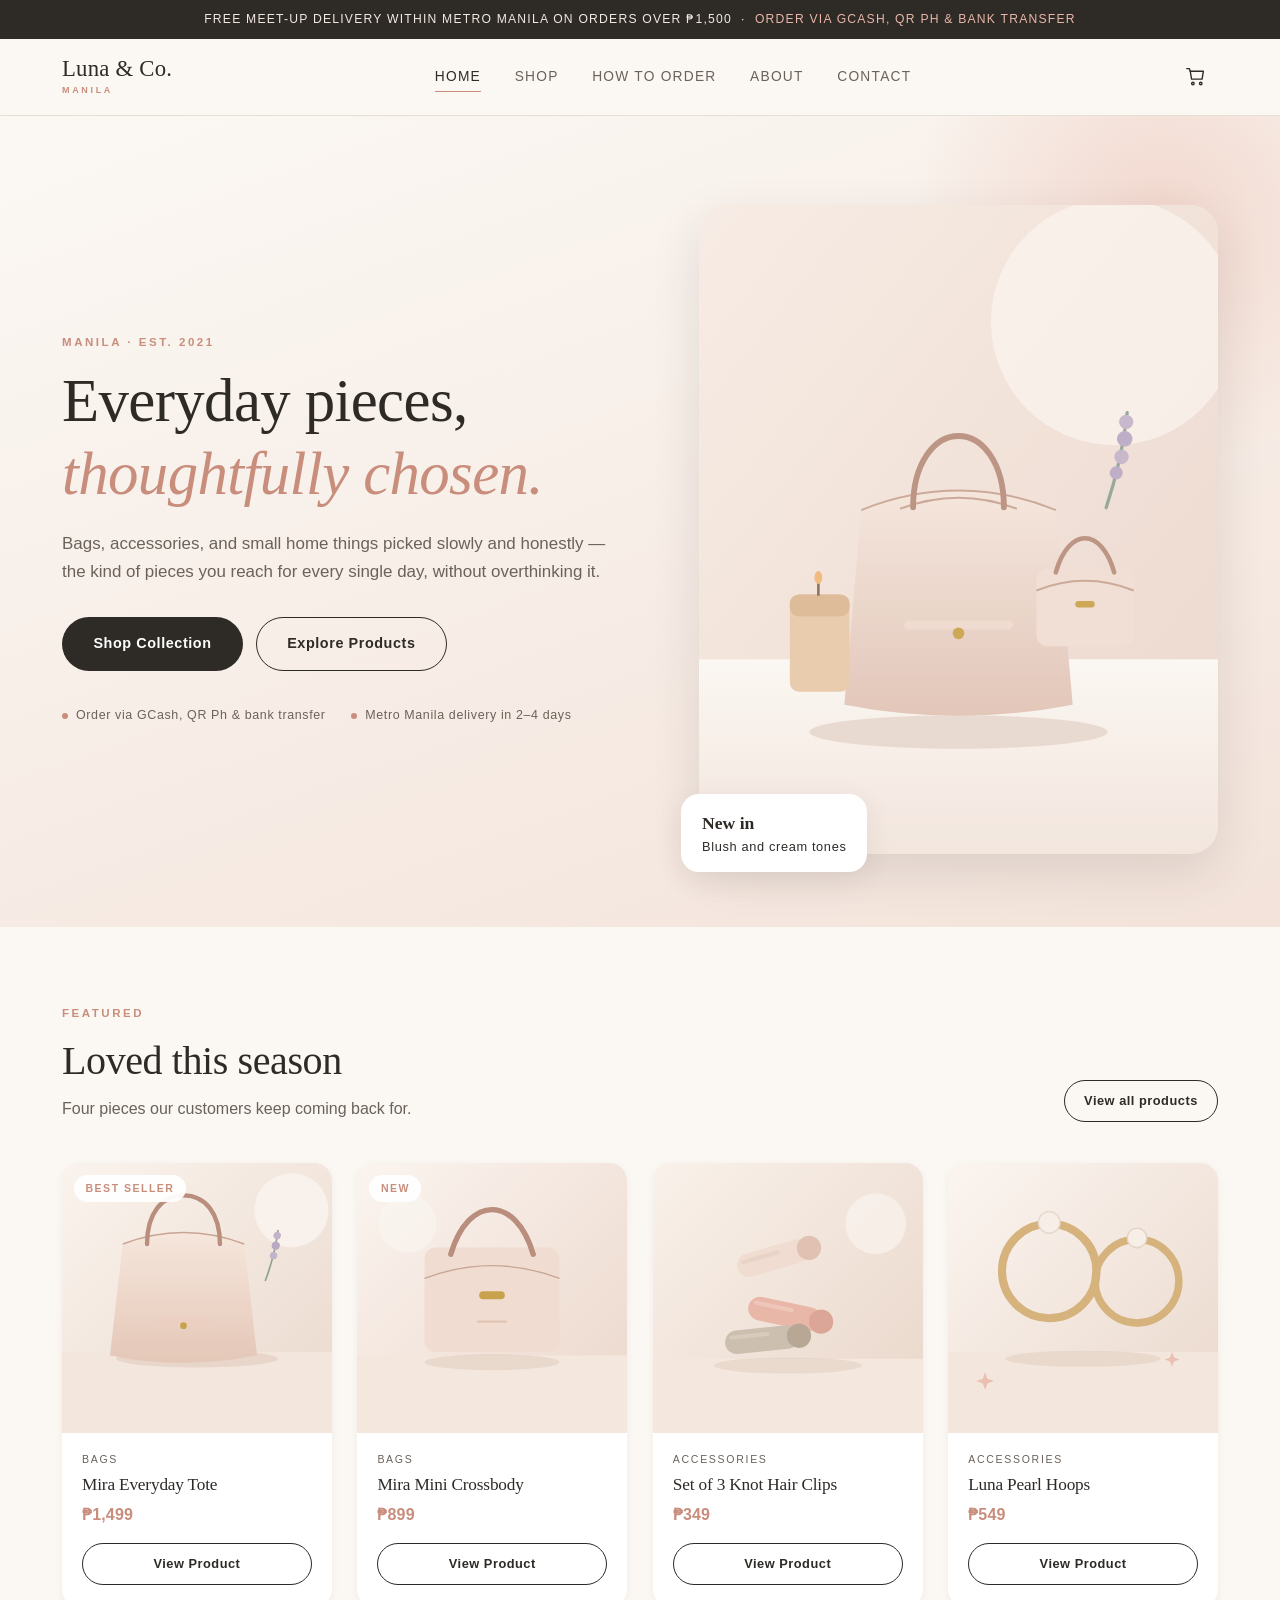
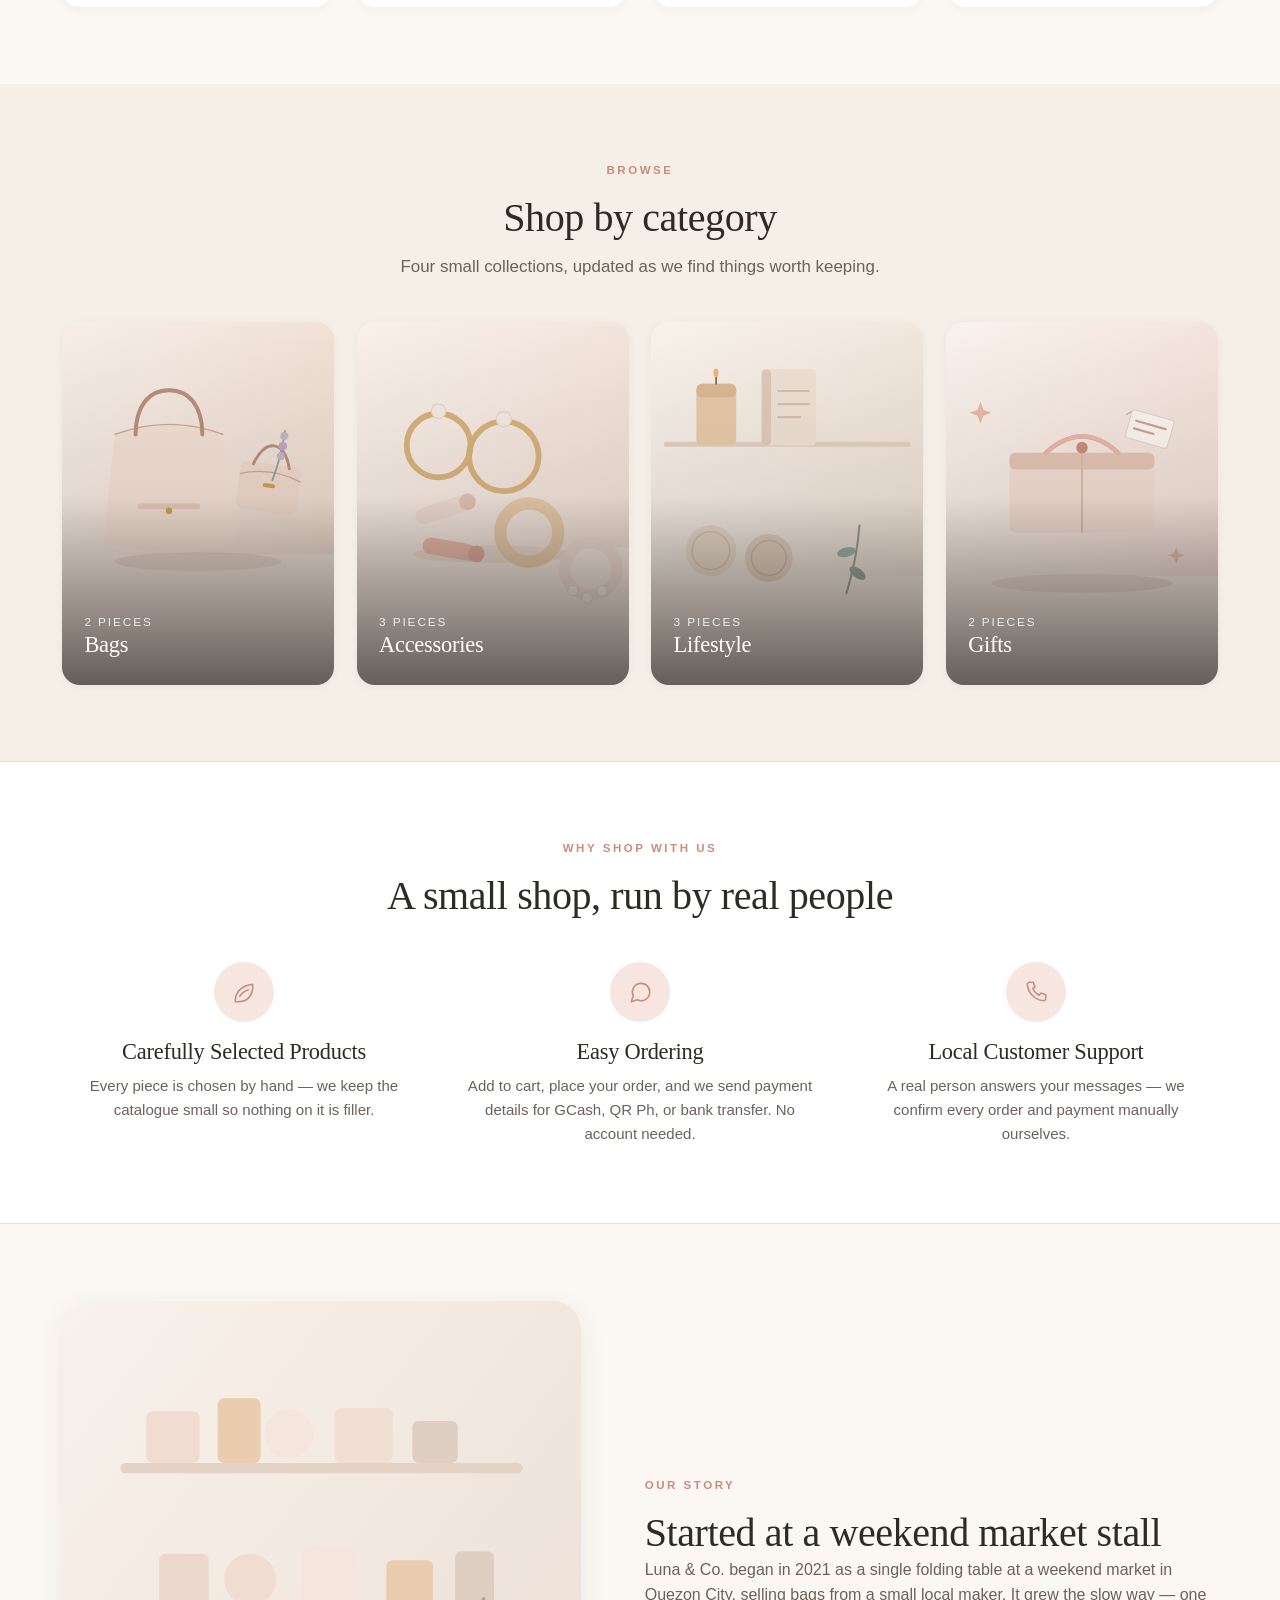
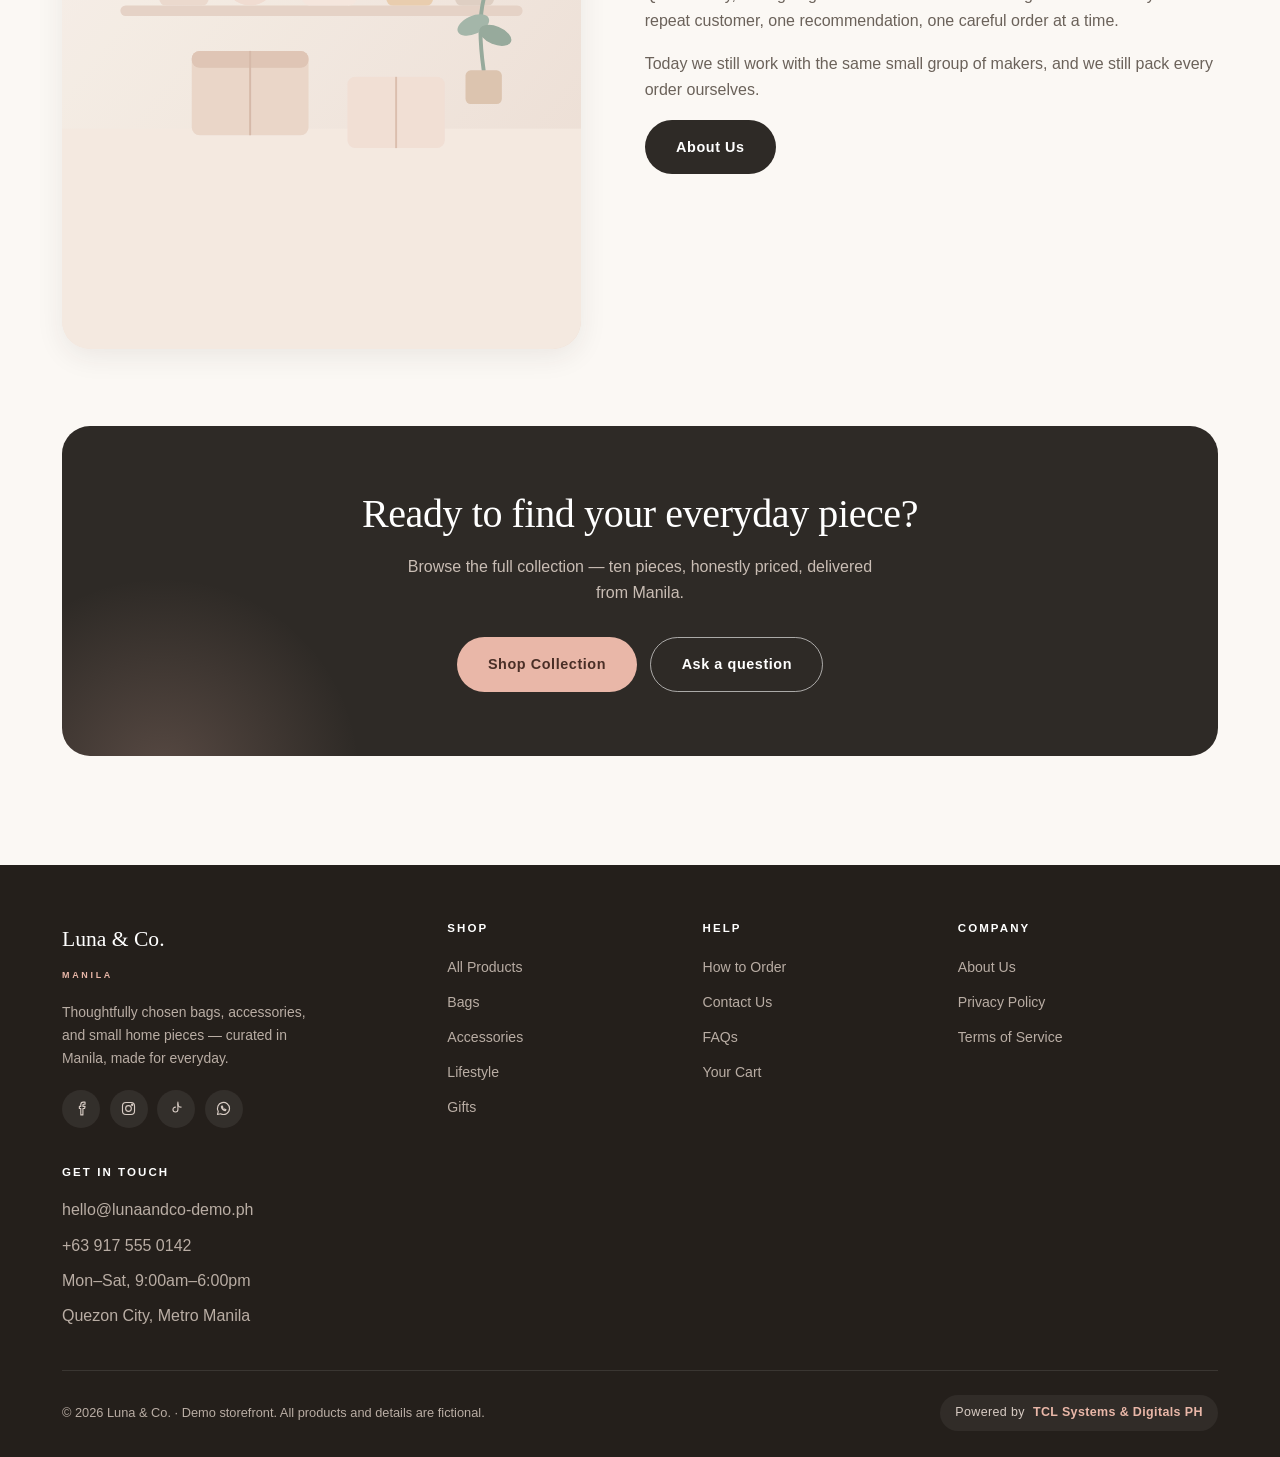
<file: index.html>
<!DOCTYPE html>
<html lang="en">
<head>
<meta charset="UTF-8">
<meta name="viewport" content="width=device-width, initial-scale=1">
<title>Luna &amp; Co. — Everyday pieces, thoughtfully chosen.</title>
<meta name="description" content="Luna &amp; Co. is a Manila-based online shop for thoughtfully chosen bags, accessories, and small lifestyle pieces. Order via GCash, QR Ph, or bank transfer.">
<link rel="icon" href="images/favicon.svg" type="image/svg+xml">
<link rel="stylesheet" href="css/styles.css">
</head>
<body data-page="Home">

<div id="site-header"></div>

<main>

  <!-- HERO -->
  <section class="hero">
    <div class="wrap">
      <div class="hero-grid">
        <div>
          <span class="eyebrow">Manila &middot; Est. 2021</span>
          <h1>Everyday pieces, <em>thoughtfully chosen.</em></h1>
          <p class="lede">Bags, accessories, and small home things picked slowly and honestly — the kind of pieces you reach for every single day, without overthinking it.</p>
          <div class="hero-cta">
            <a class="btn btn-primary" href="shop.html">Shop Collection</a>
            <a class="btn btn-ghost" href="shop.html">Explore Products</a>
          </div>
          <div class="hero-note">
            <div><span class="dot"></span> Order via GCash, QR Ph &amp; bank transfer</div>
            <div><span class="dot"></span> Metro Manila delivery in 2&ndash;4 days</div>
          </div>
        </div>
        <div class="hero-art">
          <div class="frame"><img src="images/hero.svg" alt="Luna & Co. everyday collection"></div>
          <div class="tag"><b>New in</b>Blush and cream tones</div>
        </div>
      </div>
    </div>
  </section>

  <!-- FEATURED -->
  <section>
    <div class="wrap">
      <div class="sec-head flex">
        <div>
          <span class="eyebrow">Featured</span>
          <h2>Loved this season</h2>
          <p>Four pieces our customers keep coming back for.</p>
        </div>
        <a class="btn btn-ghost btn-sm" href="shop.html">View all products</a>
      </div>
      <div class="grid-products" id="featured-grid"></div>
    </div>
  </section>

  <!-- CATEGORIES -->
  <section style="background:var(--cream-2)">
    <div class="wrap">
      <div class="sec-head center">
        <span class="eyebrow">Browse</span>
        <h2>Shop by category</h2>
        <p class="lede">Four small collections, updated as we find things worth keeping.</p>
      </div>
      <div class="grid-cats" id="cat-grid"></div>
    </div>
  </section>

  <!-- WHY SHOP WITH US -->
  <section class="values">
    <div class="wrap">
      <div class="sec-head center">
        <span class="eyebrow">Why shop with us</span>
        <h2>A small shop, run by real people</h2>
      </div>
      <div class="grid-values">
        <div class="value rv">
          <div class="ic"><svg viewBox="0 0 24 24"><path d="M4 20c0-8 6-14 16-15 1 10-5 16-13 16H4z"/><path d="M8 16c2-3 5-5 8-6"/></svg></div>
          <h3>Carefully Selected Products</h3>
          <p>Every piece is chosen by hand — we keep the catalogue small so nothing on it is filler.</p>
        </div>
        <div class="value rv">
          <div class="ic"><svg viewBox="0 0 24 24"><path d="M21 12a8 8 0 0 1-11.5 7.2L4 21l1.8-5.5A8 8 0 1 1 21 12z"/></svg></div>
          <h3>Easy Ordering</h3>
          <p>Add to cart, place your order, and we send payment details for GCash, QR Ph, or bank transfer. No account needed.</p>
        </div>
        <div class="value rv">
          <div class="ic"><svg viewBox="0 0 24 24"><path d="M6 3h3.5l1.5 4.5-2 1.5a12 12 0 0 0 6 6l1.5-2L21 14.5V18a2 2 0 0 1-2.2 2A16.5 16.5 0 0 1 4 5.2 2 2 0 0 1 6 3z"/></svg></div>
          <h3>Local Customer Support</h3>
          <p>A real person answers your messages — we confirm every order and payment manually ourselves.</p>
        </div>
      </div>
    </div>
  </section>

  <!-- ABOUT PREVIEW -->
  <section>
    <div class="wrap">
      <div class="about-prev">
        <div class="img rv"><img src="images/about-preview.svg" alt="Behind Luna & Co." loading="lazy"></div>
        <div class="rv">
          <span class="eyebrow">Our story</span>
          <h2>Started at a weekend market stall</h2>
          <p>Luna &amp; Co. began in 2021 as a single folding table at a weekend market in Quezon City, selling bags from a small local maker. It grew the slow way — one repeat customer, one recommendation, one careful order at a time.</p>
          <p>Today we still work with the same small group of makers, and we still pack every order ourselves.</p>
          <a class="btn btn-primary" href="about.html">About Us</a>
        </div>
      </div>
    </div>
  </section>

  <!-- FINAL CTA -->
  <section style="padding-top:0">
    <div class="wrap">
      <div class="band rv">
        <h2>Ready to find your everyday piece?</h2>
        <p>Browse the full collection — ten pieces, honestly priced, delivered from Manila.</p>
        <div class="hero-cta">
          <a class="btn btn-blush" href="shop.html">Shop Collection</a>
          <a class="btn btn-light" href="contact.html">Ask a question</a>
        </div>
      </div>
    </div>
  </section>

</main>

<div id="site-footer"></div>

<script src="js/store.js"></script>
<script src="js/home.js"></script>
</body>
</html>
</file>
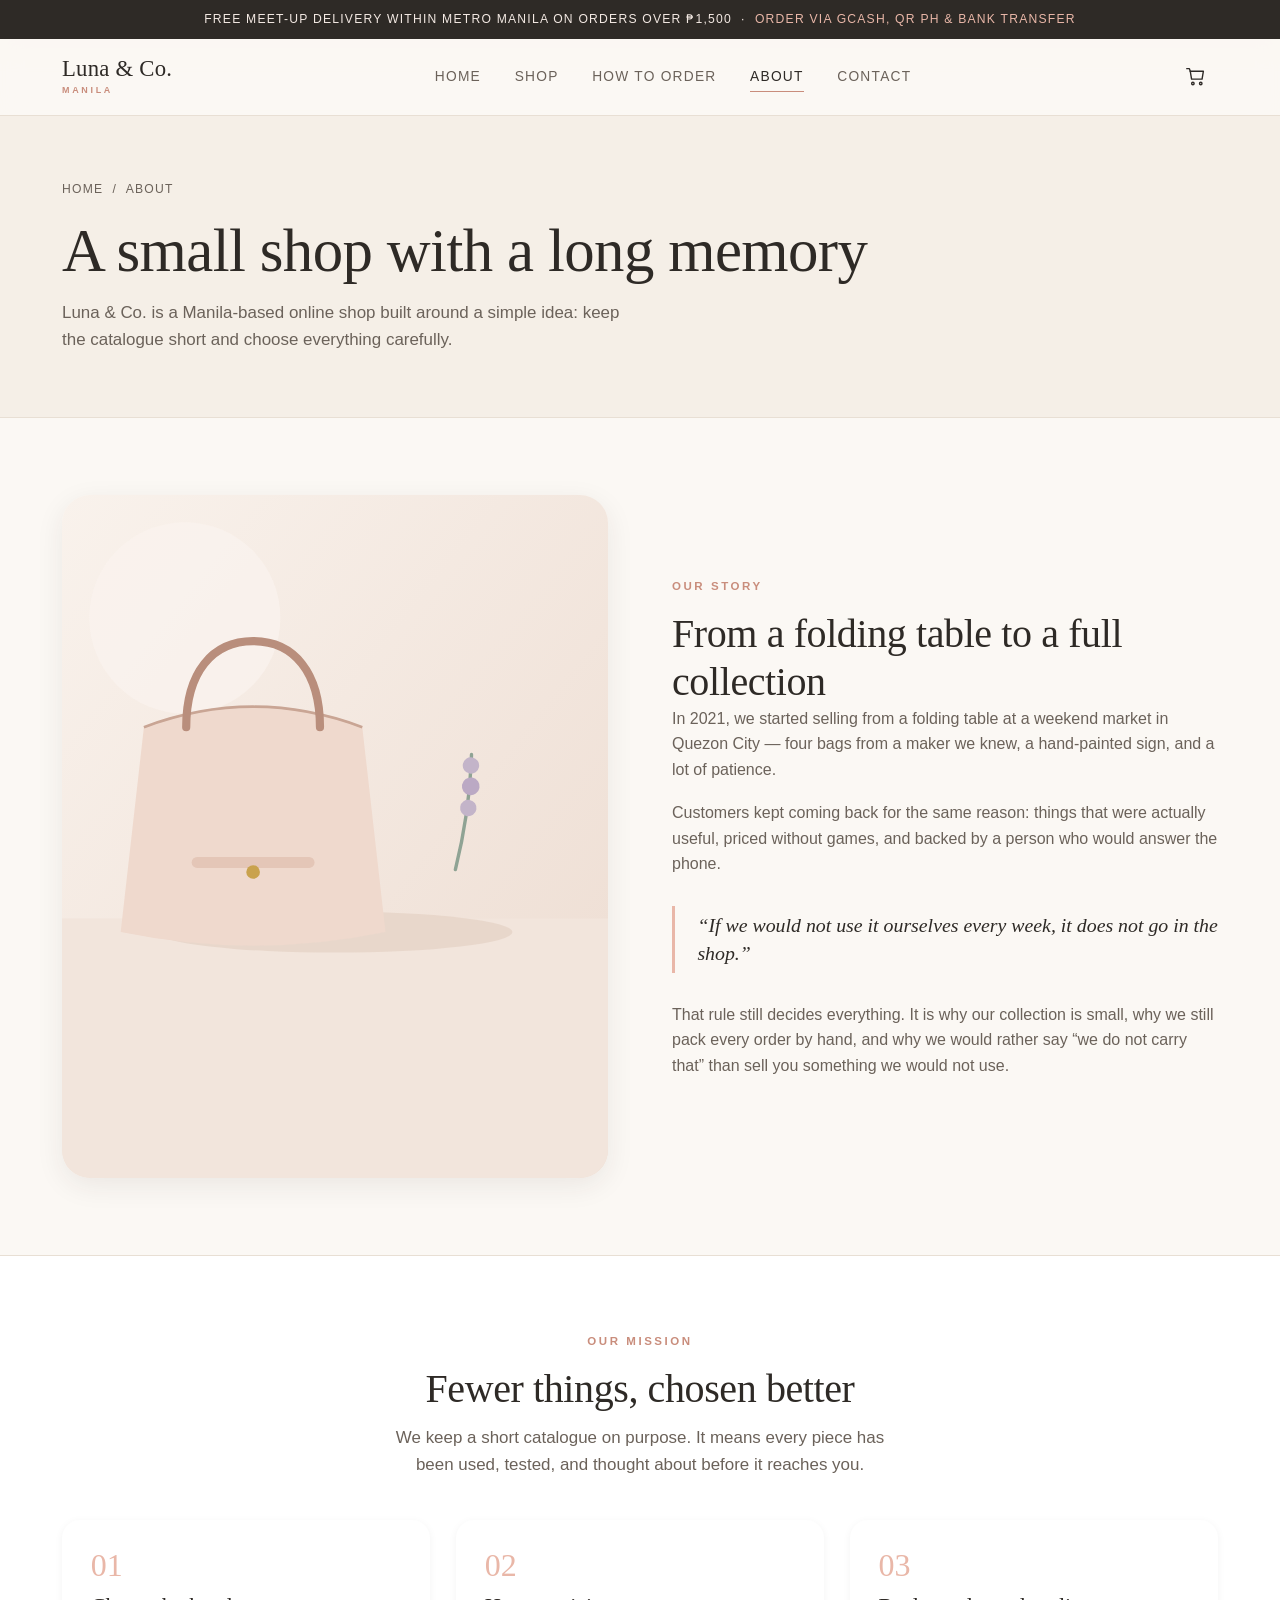
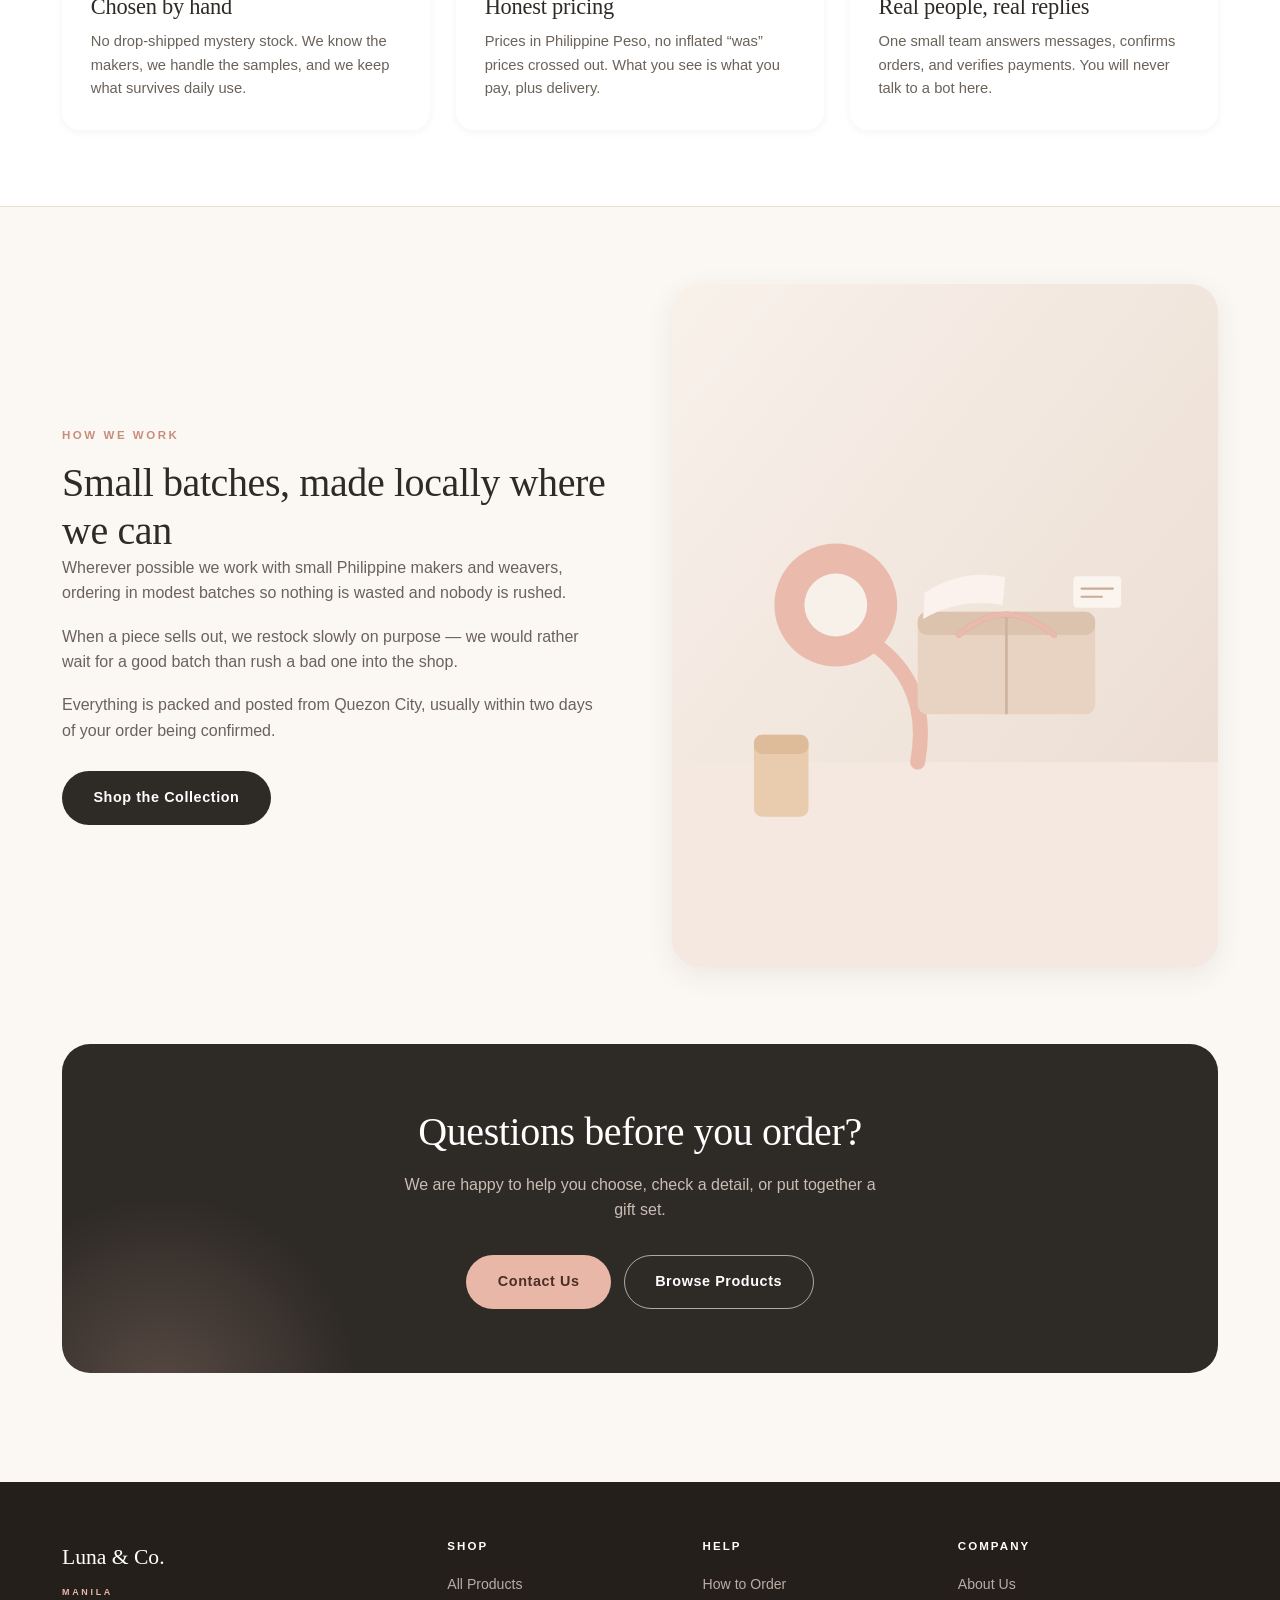
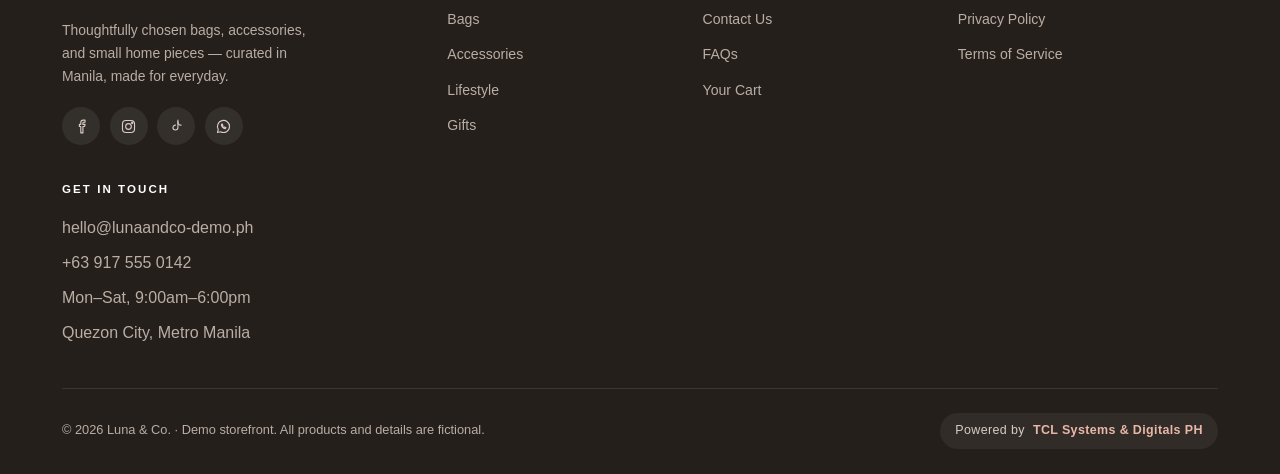
<file: about.html>
<!DOCTYPE html>
<html lang="en">
<head>
<meta charset="UTF-8">
<meta name="viewport" content="width=device-width, initial-scale=1">
<title>About — Luna &amp; Co.</title>
<meta name="description" content="The story behind Luna &amp; Co., a small Manila-based online shop for thoughtfully chosen everyday pieces.">
<link rel="icon" href="images/favicon.svg" type="image/svg+xml">
<link rel="stylesheet" href="css/styles.css">
</head>
<body data-page="About">

<div id="site-header"></div>

<main>

  <section class="page-hero">
    <div class="wrap">
      <div class="crumbs"><a href="index.html">Home</a> &nbsp;/&nbsp; About</div>
      <h1>A small shop with a long memory</h1>
      <p class="lede">Luna &amp; Co. is a Manila-based online shop built around a simple idea: keep the catalogue short and choose everything carefully.</p>
    </div>
  </section>

  <section>
    <div class="wrap">
      <div class="story-grid">
        <div class="img rv"><img src="images/about.svg" alt="Inside the Luna &amp; Co. studio" loading="lazy"></div>
        <div class="rv">
          <span class="eyebrow">Our story</span>
          <h2>From a folding table to a full collection</h2>
          <p>In 2021, we started selling from a folding table at a weekend market in Quezon City — four bags from a maker we knew, a hand-painted sign, and a lot of patience.</p>
          <p>Customers kept coming back for the same reason: things that were actually useful, priced without games, and backed by a person who would answer the phone.</p>
          <div class="pull">&ldquo;If we would not use it ourselves every week, it does not go in the shop.&rdquo;</div>
          <p>That rule still decides everything. It is why our collection is small, why we still pack every order by hand, and why we would rather say &ldquo;we do not carry that&rdquo; than sell you something we would not use.</p>
        </div>
      </div>
    </div>
  </section>

  <section class="values">
    <div class="wrap">
      <div class="sec-head center">
        <span class="eyebrow">Our mission</span>
        <h2>Fewer things, chosen better</h2>
        <p class="lede">We keep a short catalogue on purpose. It means every piece has been used, tested, and thought about before it reaches you.</p>
      </div>
      <div class="value-cards">
        <div class="vcard rv">
          <div class="num">01</div>
          <h3>Chosen by hand</h3>
          <p>No drop-shipped mystery stock. We know the makers, we handle the samples, and we keep what survives daily use.</p>
        </div>
        <div class="vcard rv">
          <div class="num">02</div>
          <h3>Honest pricing</h3>
          <p>Prices in Philippine Peso, no inflated &ldquo;was&rdquo; prices crossed out. What you see is what you pay, plus delivery.</p>
        </div>
        <div class="vcard rv">
          <div class="num">03</div>
          <h3>Real people, real replies</h3>
          <p>One small team answers messages, confirms orders, and verifies payments. You will never talk to a bot here.</p>
        </div>
      </div>
    </div>
  </section>

  <section>
    <div class="wrap">
      <div class="story-grid">
        <div class="rv">
          <span class="eyebrow">How we work</span>
          <h2>Small batches, made locally where we can</h2>
          <p>Wherever possible we work with small Philippine makers and weavers, ordering in modest batches so nothing is wasted and nobody is rushed.</p>
          <p>When a piece sells out, we restock slowly on purpose — we would rather wait for a good batch than rush a bad one into the shop.</p>
          <p>Everything is packed and posted from Quezon City, usually within two days of your order being confirmed.</p>
          <a class="btn btn-primary" href="shop.html" style="margin-top:.6rem">Shop the Collection</a>
        </div>
        <div class="img rv"><img src="images/about-2.svg" alt="Small batch packing at Luna &amp; Co." loading="lazy"></div>
      </div>
    </div>
  </section>

  <section style="padding-top:0">
    <div class="wrap">
      <div class="band rv">
        <h2>Questions before you order?</h2>
        <p>We are happy to help you choose, check a detail, or put together a gift set.</p>
        <div class="hero-cta">
          <a class="btn btn-blush" href="contact.html">Contact Us</a>
          <a class="btn btn-light" href="shop.html">Browse Products</a>
        </div>
      </div>
    </div>
  </section>

</main>

<div id="site-footer"></div>

<script src="js/store.js"></script>
<script>
document.addEventListener('DOMContentLoaded', initReveal);
</script>
</body>
</html>
</file>
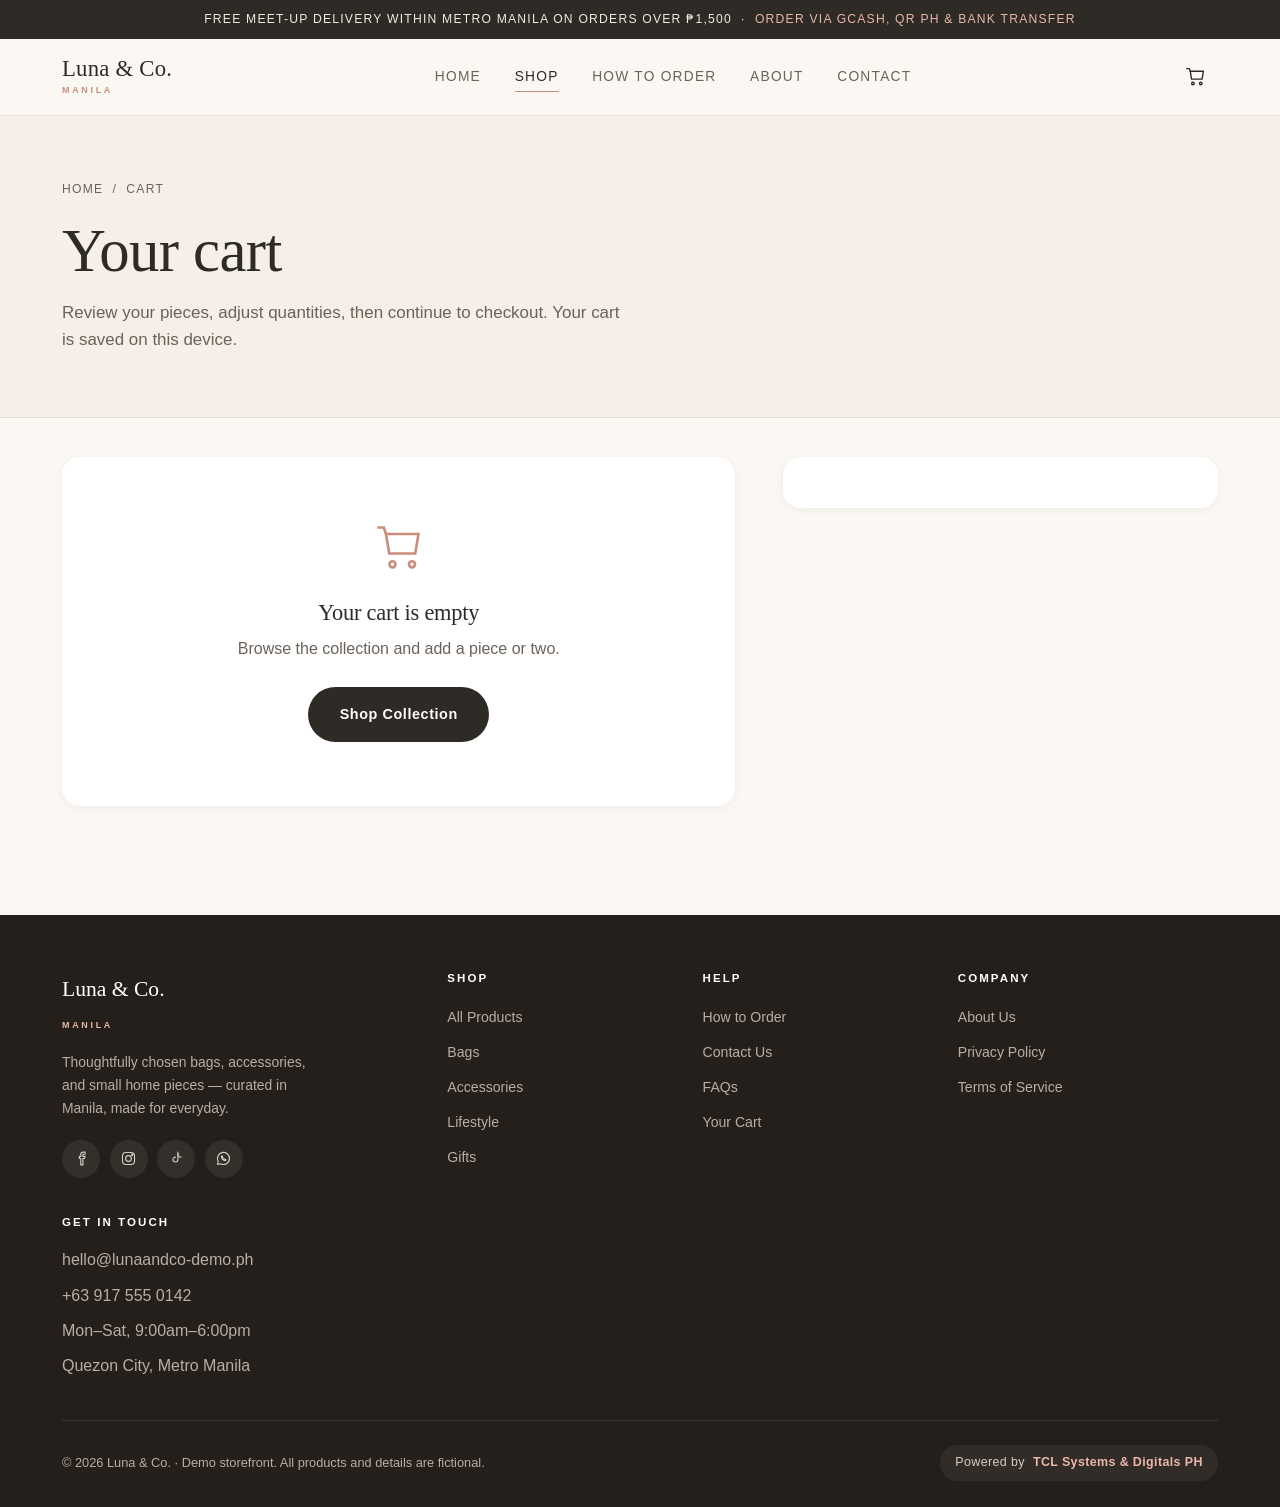
<file: cart.html>
<!DOCTYPE html>
<html lang="en">
<head>
<meta charset="UTF-8">
<meta name="viewport" content="width=device-width, initial-scale=1">
<title>Your Cart — Luna &amp; Co.</title>
<meta name="description" content="Review your Luna &amp; Co. cart before checking out.">
<link rel="icon" href="images/favicon.svg" type="image/svg+xml">
<link rel="stylesheet" href="css/styles.css">
</head>
<body data-page="Shop">

<div id="site-header"></div>

<main>

  <section class="page-hero">
    <div class="wrap">
      <div class="crumbs"><a href="index.html">Home</a> &nbsp;/&nbsp; Cart</div>
      <h1>Your cart</h1>
      <p class="lede">Review your pieces, adjust quantities, then continue to checkout. Your cart is saved on this device.</p>
    </div>
  </section>

  <section style="padding-top:2.4rem">
    <div class="wrap">
      <div class="cart-grid">
        <div class="cart-list" id="cart-list"></div>
        <div class="summary" id="cart-summary"></div>
      </div>
    </div>
  </section>

</main>

<div id="site-footer"></div>

<script src="js/store.js"></script>
<script src="js/cart.js"></script>
</body>
</html>
</file>
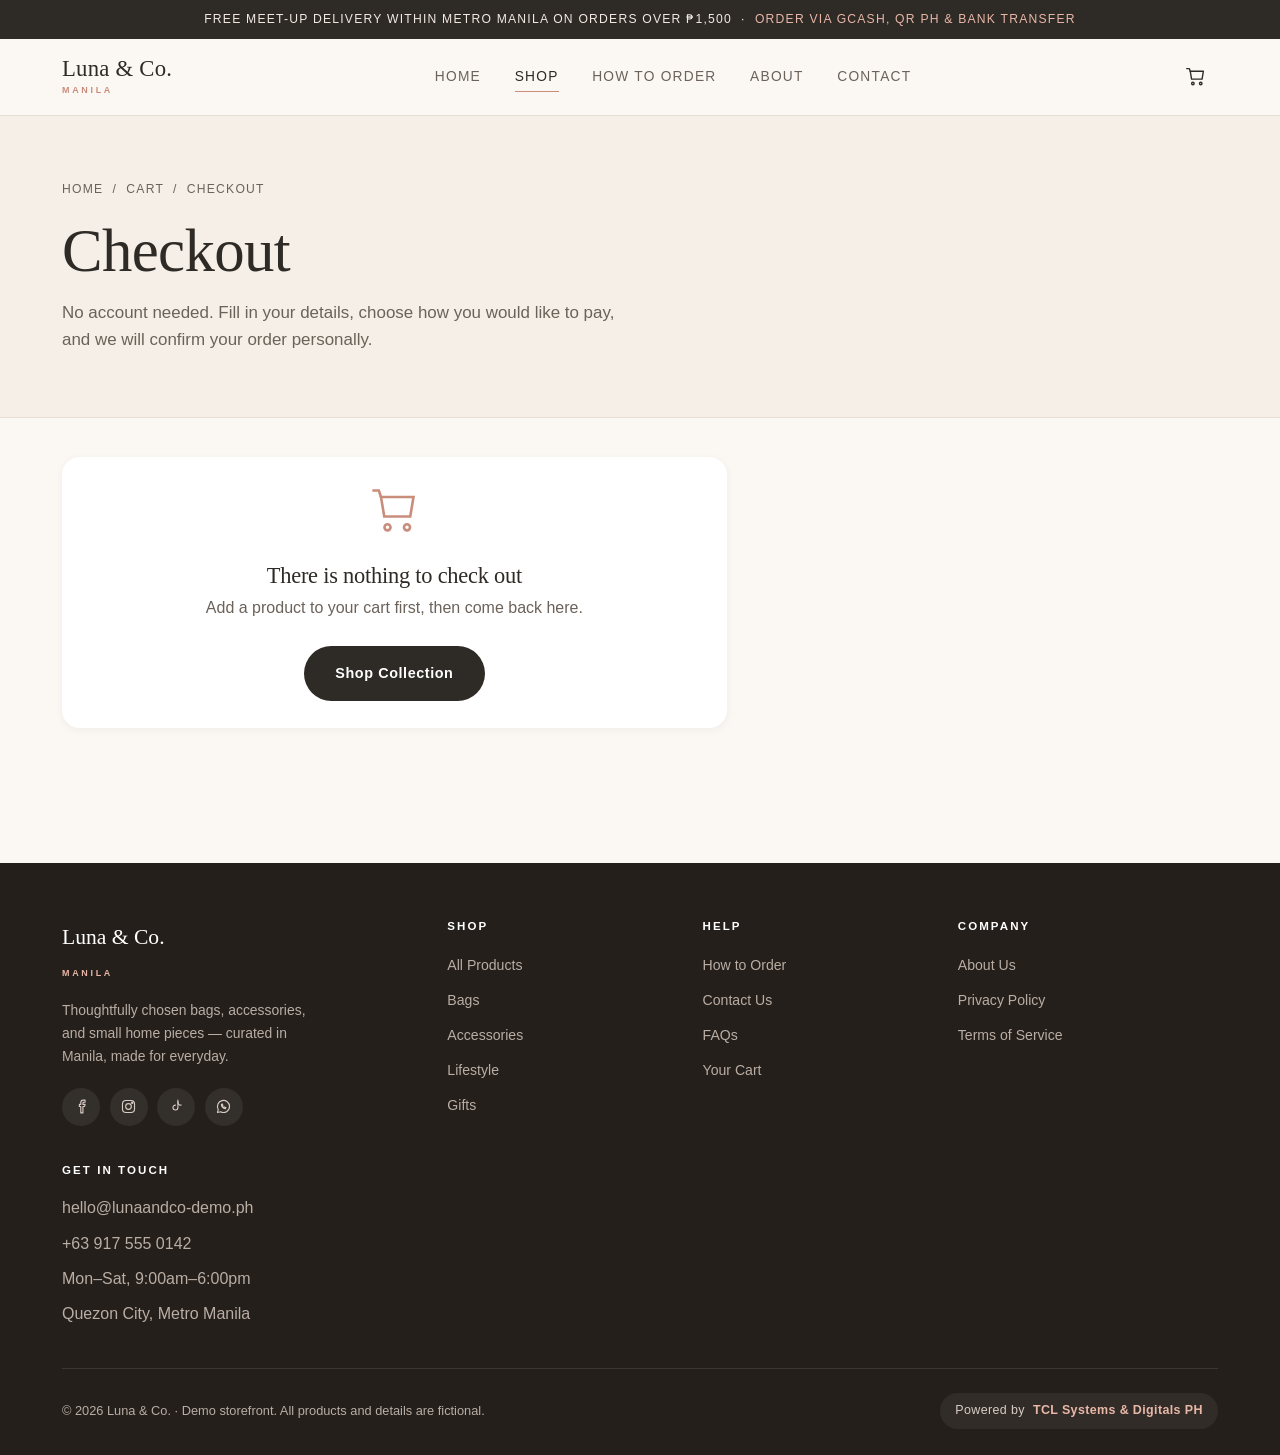
<file: checkout.html>
<!DOCTYPE html>
<html lang="en">
<head>
<meta charset="UTF-8">
<meta name="viewport" content="width=device-width, initial-scale=1">
<title>Checkout — Luna &amp; Co.</title>
<meta name="description" content="Complete your Luna &amp; Co. order. Manual payment via GCash, QR Ph, or bank transfer.">
<link rel="icon" href="images/favicon.svg" type="image/svg+xml">
<link rel="stylesheet" href="css/styles.css">
</head>
<body data-page="Shop">

<div id="site-header"></div>

<main>

  <section class="page-hero">
    <div class="wrap">
      <div class="crumbs"><a href="index.html">Home</a> &nbsp;/&nbsp; <a href="cart.html">Cart</a> &nbsp;/&nbsp; Checkout</div>
      <h1>Checkout</h1>
      <p class="lede">No account needed. Fill in your details, choose how you would like to pay, and we will confirm your order personally.</p>
    </div>
  </section>

  <section style="padding-top:2.4rem">
    <div class="wrap">
      <div class="co-grid">

        <div id="co-main">
          <form id="co-form" novalidate>

            <div class="panel">
              <h3>Customer Information</h3>
              <p class="sub">We use these details to confirm your order and send payment instructions.</p>
              <div class="f-field">
                <label for="fullname">Full Name</label>
                <input type="text" id="fullname" autocomplete="name" placeholder="e.g. Maria Santos">
                <span class="f-err">Please enter your full name.</span>
              </div>
              <div class="f-row">
                <div class="f-field">
                  <label for="email">Email Address</label>
                  <input type="email" id="email" autocomplete="email" placeholder="you@email.com">
                  <span class="f-err">Please enter a valid email address.</span>
                </div>
                <div class="f-field">
                  <label for="mobile">Mobile Number</label>
                  <input type="tel" id="mobile" autocomplete="tel" placeholder="0917 000 0000">
                  <span class="f-err">Please enter a valid mobile number.</span>
                </div>
              </div>
            </div>

            <div class="panel">
              <h3>Delivery Information</h3>
              <p class="sub">Shipping is arranged with you after we confirm your order.</p>
              <div class="f-field">
                <label for="address">Complete Address</label>
                <input type="text" id="address" autocomplete="street-address" placeholder="House/unit no., street, barangay">
                <span class="f-err">Please enter your complete address.</span>
              </div>
              <div class="f-row">
                <div class="f-field">
                  <label for="city">City / Municipality</label>
                  <input type="text" id="city" placeholder="e.g. Quezon City">
                  <span class="f-err">Required.</span>
                </div>
                <div class="f-field">
                  <label for="province">Province</label>
                  <input type="text" id="province" placeholder="e.g. Metro Manila">
                  <span class="f-err">Required.</span>
                </div>
              </div>
              <div class="f-row">
                <div class="f-field">
                  <label for="postal">Postal Code</label>
                  <input type="text" id="postal" inputmode="numeric" maxlength="4" placeholder="1100">
                  <span class="f-err">Enter a 4-digit postal code.</span>
                </div>
                <div class="f-field">
                  <label for="notes">Delivery Notes <span style="text-transform:none;letter-spacing:0;font-weight:400">(optional)</span></label>
                  <input type="text" id="notes" placeholder="Landmark, gate colour, preferred time">
                </div>
              </div>
            </div>

            <div class="panel">
              <h3>Payment Method</h3>
              <p class="sub">Payment is made manually. We will send you the exact details after we confirm your order — nothing is charged on this site.</p>
              <div id="pay-options"></div>
              <p class="note" style="text-align:left;margin-top:1.2rem">Payment details shown here are demonstration values only. A real store would display the business&rsquo;s own GCash, QR Ph, and bank account information.</p>
            </div>

            <button type="submit" class="btn btn-primary btn-block" style="padding:1.05rem">Place Order</button>
            <p class="note">By placing this order you agree to be contacted by Luna &amp; Co. to confirm your items and payment. This is a demo storefront — no real order is created.</p>
          </form>
        </div>

        <div id="co-side">
          <div class="summary">
            <h3>Order Summary</h3>
            <div id="co-items"></div>
            <div id="co-totals"></div>
            <div class="trust-mini" style="margin-top:1rem">
              <strong>Manual payment only</strong>
              We verify every payment ourselves. There is no automated payment gateway on this store.
            </div>
          </div>
        </div>

      </div>
    </div>
  </section>

</main>

<div id="site-footer"></div>

<script src="js/store.js"></script>
<script src="js/checkout.js"></script>
</body>
</html>
</file>
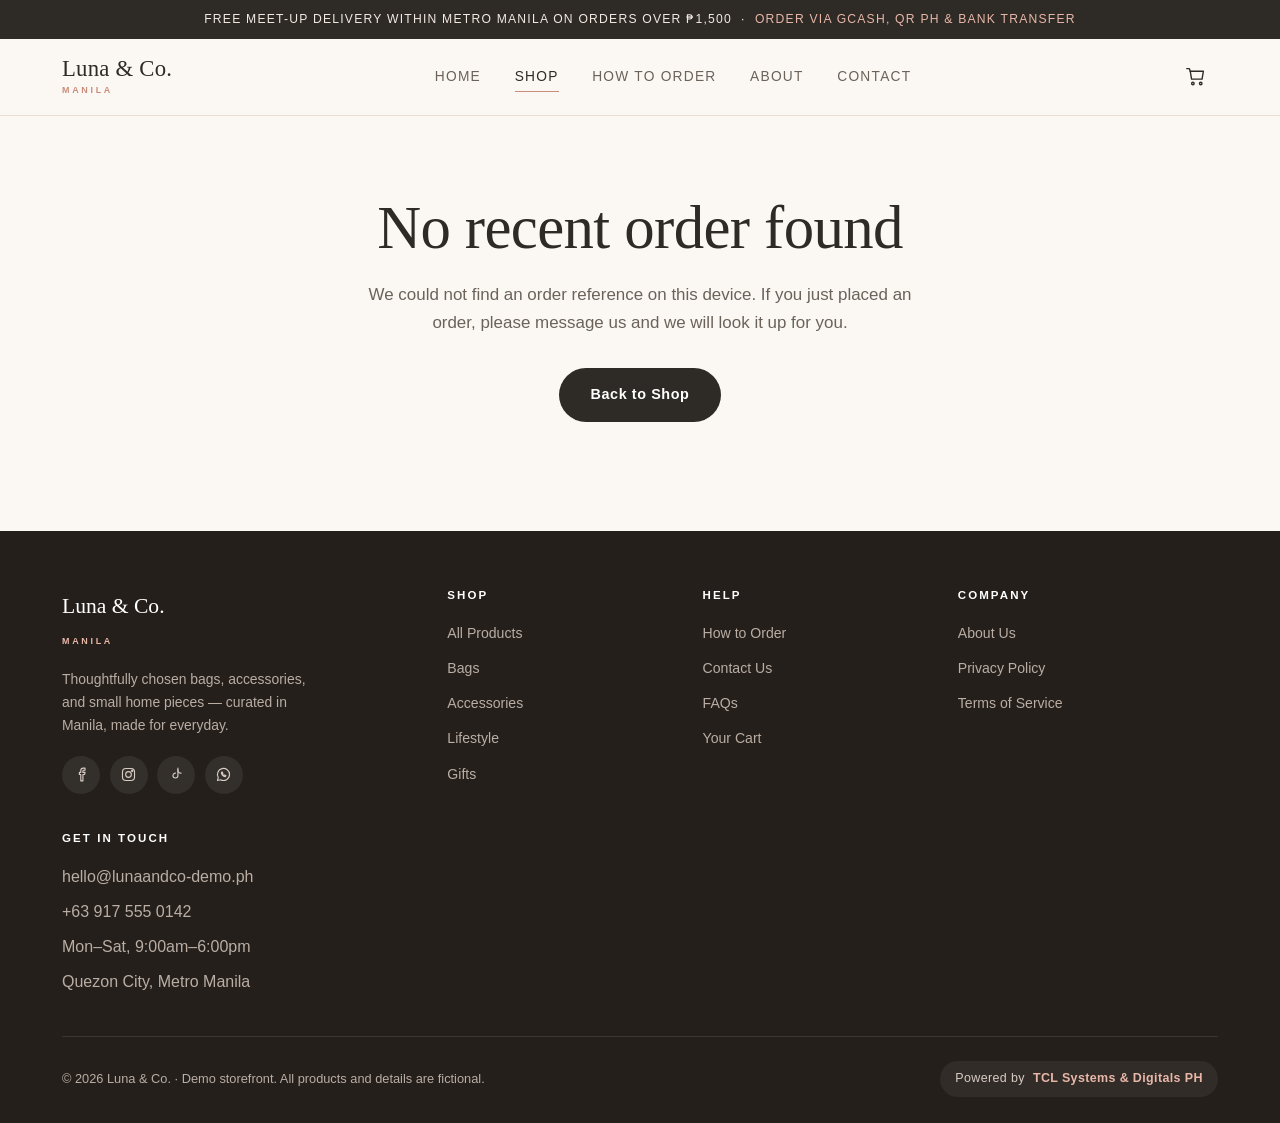
<file: confirmation.html>
<!DOCTYPE html>
<html lang="en">
<head>
<meta charset="UTF-8">
<meta name="viewport" content="width=device-width, initial-scale=1">
<title>Order Confirmed — Luna &amp; Co.</title>
<meta name="description" content="Your Luna &amp; Co. order reference and next steps.">
<link rel="icon" href="images/favicon.svg" type="image/svg+xml">
<link rel="stylesheet" href="css/styles.css">
</head>
<body data-page="Shop">

<div id="site-header"></div>

<main>
  <section>
    <div class="wrap-narrow" id="confirm-host"></div>
  </section>
</main>

<div id="site-footer"></div>

<script src="js/store.js"></script>
<script src="js/checkout.js"></script>
<script src="js/confirmation.js"></script>
</body>
</html>
</file>
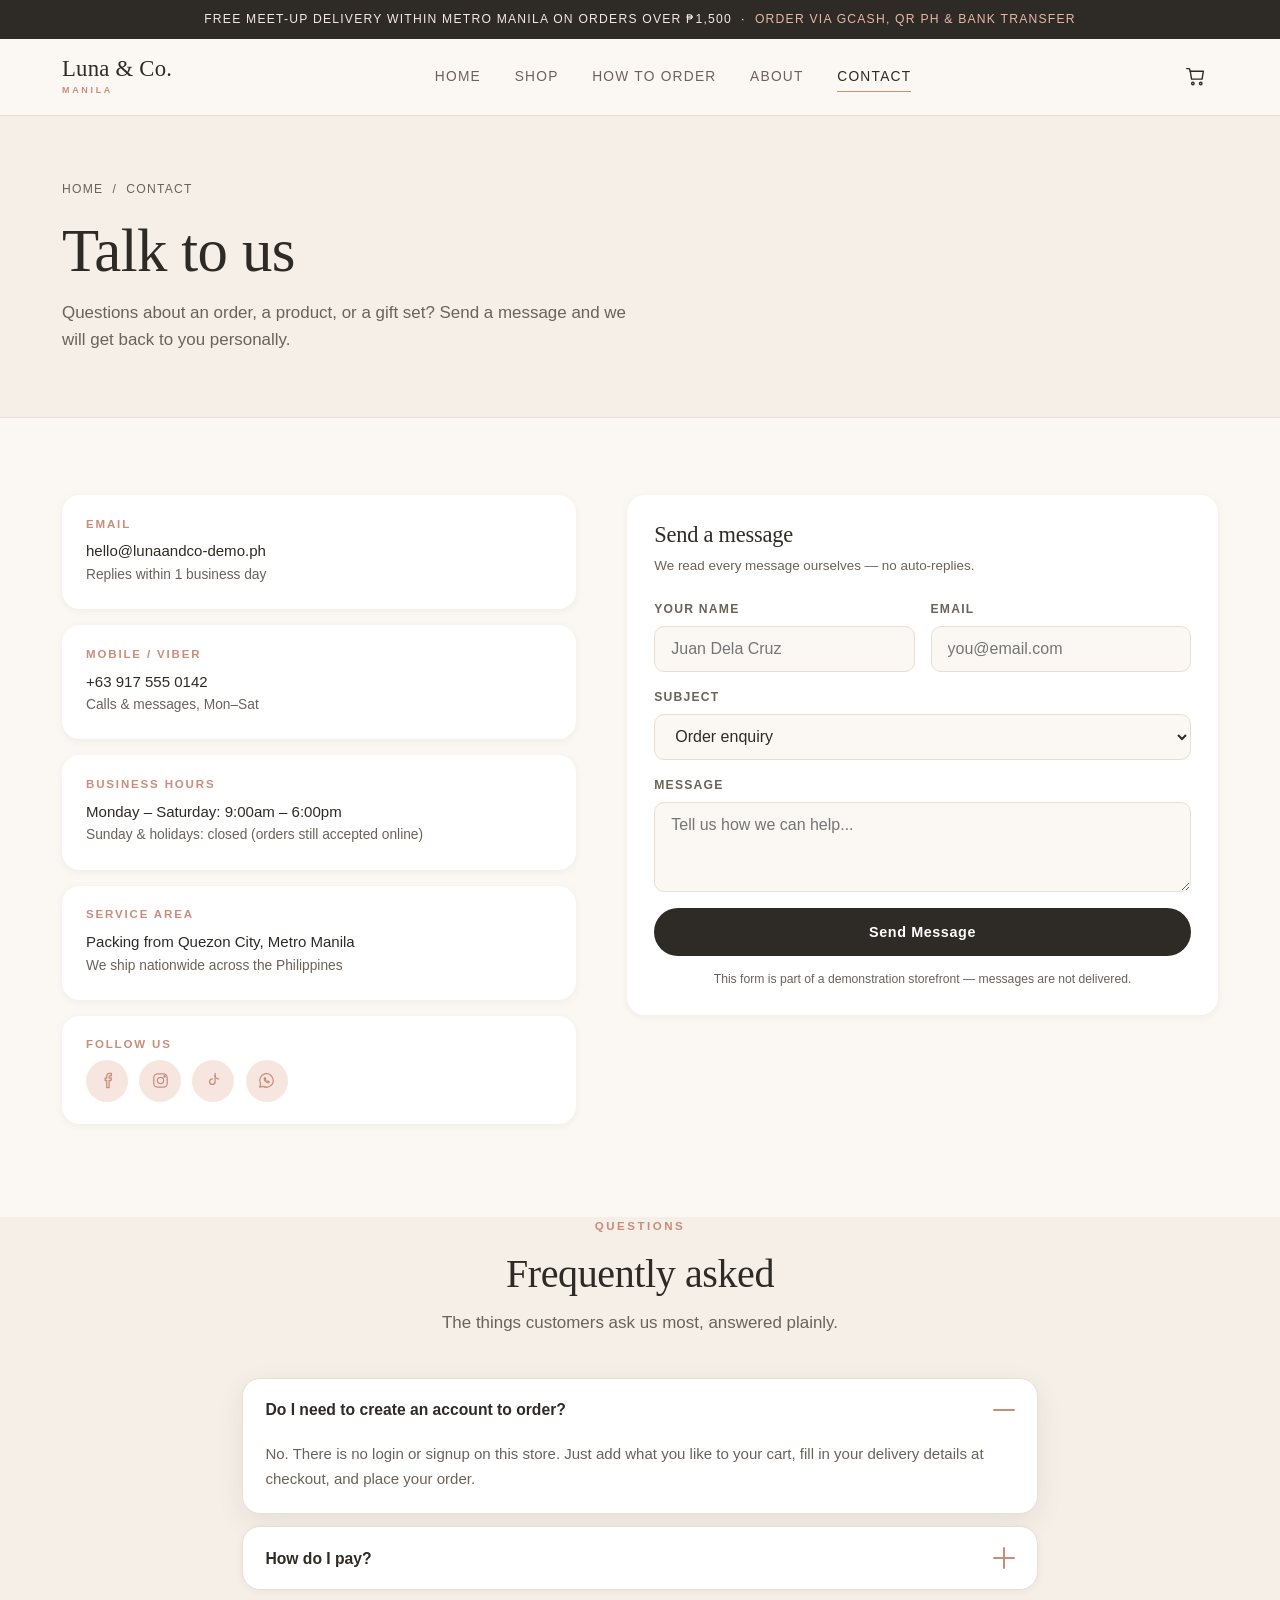
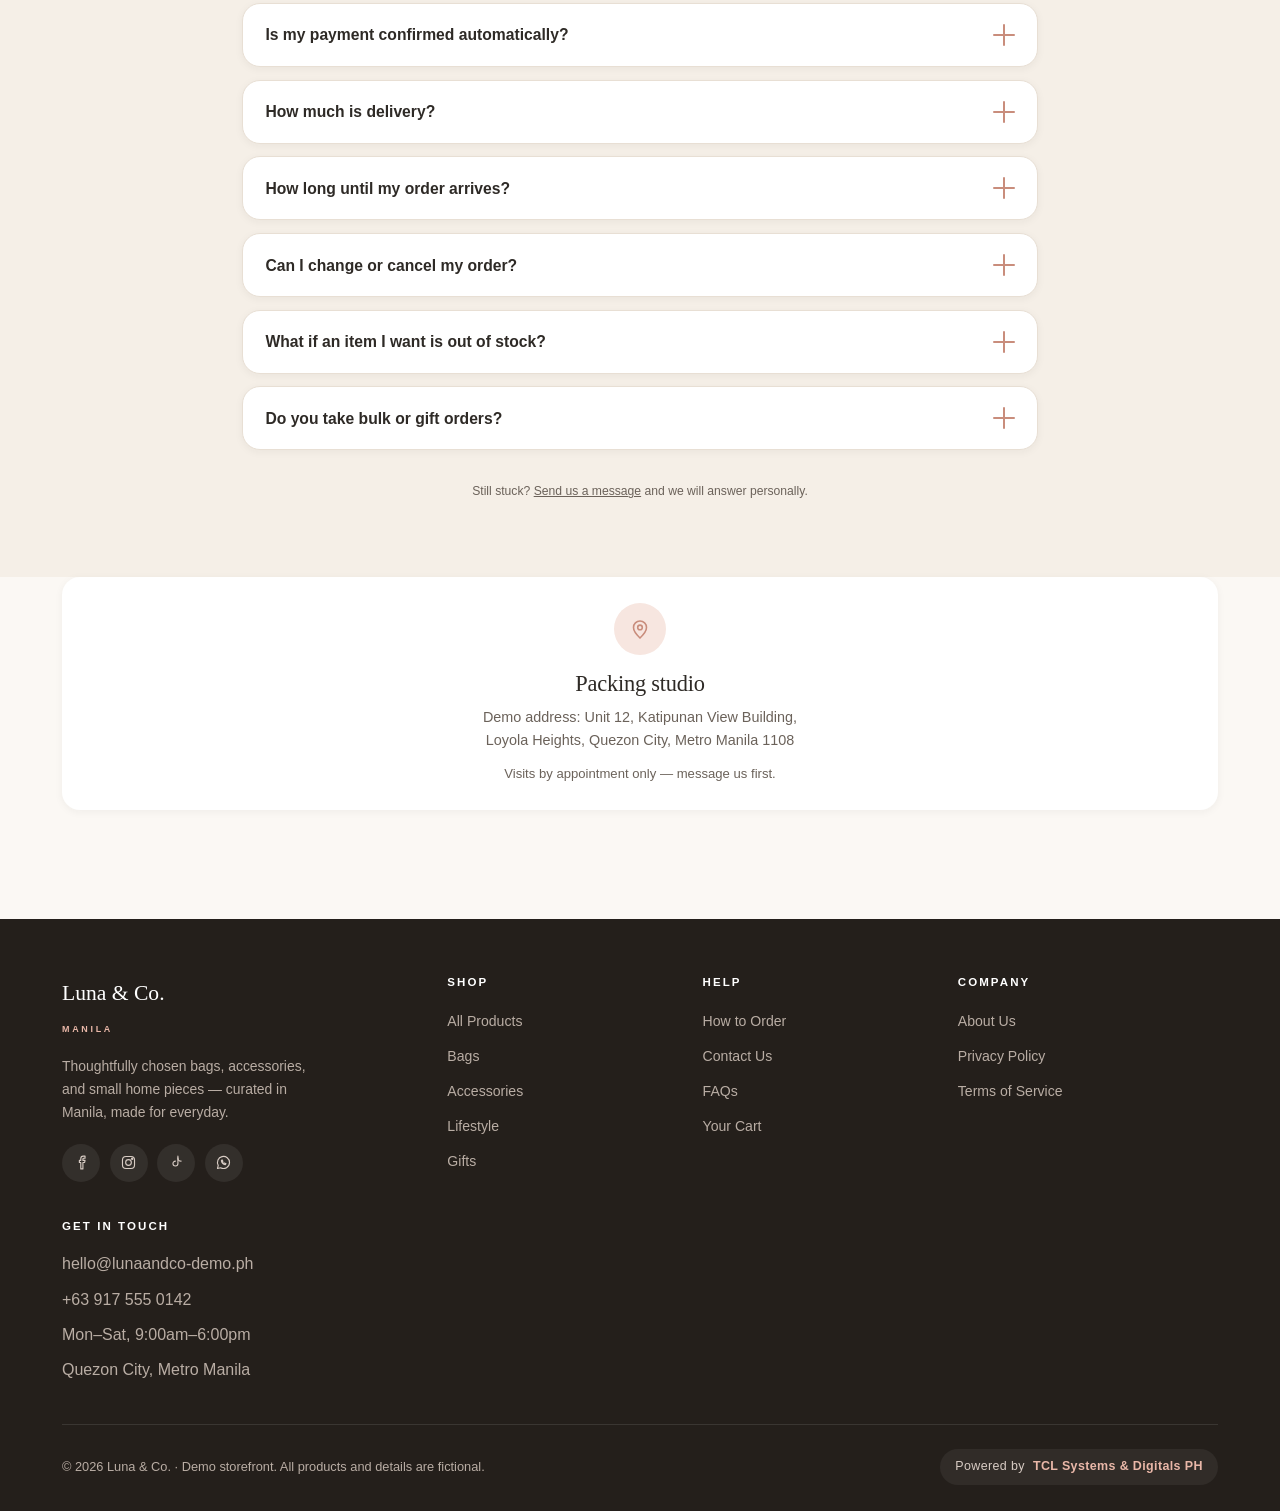
<file: contact.html>
<!DOCTYPE html>
<html lang="en">
<head>
<meta charset="UTF-8">
<meta name="viewport" content="width=device-width, initial-scale=1">
<title>Contact — Luna &amp; Co.</title>
<meta name="description" content="Get in touch with Luna &amp; Co. — message us about an order, a product, or a gift set.">
<link rel="icon" href="images/favicon.svg" type="image/svg+xml">
<link rel="stylesheet" href="css/styles.css">
</head>
<body data-page="Contact">

<div id="site-header"></div>

<main>

  <section class="page-hero">
    <div class="wrap">
      <div class="crumbs"><a href="index.html">Home</a> &nbsp;/&nbsp; Contact</div>
      <h1>Talk to us</h1>
      <p class="lede">Questions about an order, a product, or a gift set? Send a message and we will get back to you personally.</p>
    </div>
  </section>

  <section>
    <div class="wrap">
      <div class="contact-grid">

        <div>
          <div class="info-card rv">
            <h4>Email</h4>
            <p>hello@lunaandco-demo.ph<span>Replies within 1 business day</span></p>
          </div>
          <div class="info-card rv">
            <h4>Mobile / Viber</h4>
            <p>+63 917 555 0142<span>Calls &amp; messages, Mon&ndash;Sat</span></p>
          </div>
          <div class="info-card rv">
            <h4>Business Hours</h4>
            <p>Monday &ndash; Saturday: 9:00am &ndash; 6:00pm<span>Sunday &amp; holidays: closed (orders still accepted online)</span></p>
          </div>
          <div class="info-card rv">
            <h4>Service Area</h4>
            <p>Packing from Quezon City, Metro Manila<span>We ship nationwide across the Philippines</span></p>
          </div>
          <div class="info-card rv">
            <h4>Follow Us</h4>
            <div class="socials">
              <a href="#" aria-label="Facebook"><svg viewBox="0 0 24 24"><path d="M14 9V7.2c0-.8.5-1.2 1.2-1.2H17V3h-2.6C11.9 3 11 4.6 11 6.7V9H9v3h2v9h3v-9h2.4l.6-3z"/></svg></a>
              <a href="#" aria-label="Instagram"><svg viewBox="0 0 24 24"><rect x="3.5" y="3.5" width="17" height="17" rx="5"/><circle cx="12" cy="12" r="4"/><circle cx="17.2" cy="6.8" r=".9"/></svg></a>
              <a href="#" aria-label="TikTok"><svg viewBox="0 0 24 24"><path d="M14 3v10.5a3.5 3.5 0 1 1-3.5-3.5"/><path d="M14 5.5A4.5 4.5 0 0 0 18.5 10"/></svg></a>
              <a href="#" aria-label="Viber"><svg viewBox="0 0 24 24"><path d="M20.5 12a8.5 8.5 0 0 1-12.6 7.4L3.5 20.5l1.1-4.4A8.5 8.5 0 1 1 20.5 12z"/><path d="M9 9.5c.4 2.6 2.9 5.1 5.5 5.5l1-1.3-2-1-.9.7c-1-.4-1.8-1.2-2.2-2.2l.7-.9-1-2z"/></svg></a>
            </div>
          </div>
        </div>

        <div class="panel rv" style="margin-bottom:0" id="contact-form">
          <h3>Send a message</h3>
          <p class="sub">We read every message ourselves — no auto-replies.</p>
          <form id="contact-form" novalidate>
            <div class="f-row">
              <div class="f-field">
                <label for="c-name">Your Name</label>
                <input type="text" id="c-name" placeholder="Juan Dela Cruz">
                <span class="f-err">Please enter your name.</span>
              </div>
              <div class="f-field">
                <label for="c-email">Email</label>
                <input type="email" id="c-email" placeholder="you@email.com">
                <span class="f-err">Please enter a valid email.</span>
              </div>
            </div>
            <div class="f-field">
              <label for="c-subject">Subject</label>
              <select id="c-subject">
                <option>Order enquiry</option>
                <option>Product question</option>
                <option>Gift set / bulk order</option>
                <option>Delivery &amp; shipping</option>
                <option>Something else</option>
              </select>
            </div>
            <div class="f-field">
              <label for="c-msg">Message</label>
              <textarea id="c-msg" placeholder="Tell us how we can help..."></textarea>
              <span class="f-err">Please write a short message.</span>
            </div>
            <button type="submit" class="btn btn-primary btn-block">Send Message</button>
            <p class="note">This form is part of a demonstration storefront — messages are not delivered.</p>
          </form>
        </div>

      </div>
    </div>
  </section>

  <section id="faq" style="padding-top:0;background:var(--cream-2)">
    <div class="wrap-narrow">
      <div class="sec-head center">
        <span class="eyebrow">Questions</span>
        <h2>Frequently asked</h2>
        <p class="lede">The things customers ask us most, answered plainly.</p>
      </div>
      <div class="faq" id="faq-list"></div>
      <p class="note" style="margin-top:2rem;text-align:center">Still stuck? <a href="#contact-form" style="text-decoration:underline">Send us a message</a> and we will answer personally.</p>
    </div>
  </section>

  <section style="padding-top:0">
    <div class="wrap">
      <div class="map-box rv">
        <div class="pin"><svg viewBox="0 0 24 24"><path d="M12 21s-6.5-6.2-6.5-10.5A6.5 6.5 0 0 1 18.5 10.5C18.5 14.8 12 21 12 21z"/><circle cx="12" cy="10.4" r="2.3"/></svg></div>
        <h3 style="margin-bottom:.5rem">Packing studio</h3>
        <p>Demo address: Unit 12, Katipunan View Building,<br>Loyola Heights, Quezon City, Metro Manila 1108</p>
        <p style="margin-top:.7rem;font-size:.82rem">Visits by appointment only — message us first.</p>
      </div>
    </div>
  </section>

</main>

<div id="site-footer"></div>

<script src="js/store.js"></script>
<script>
document.addEventListener('DOMContentLoaded', function(){
  initReveal();

  /* ---- FAQ ---- */
  var FAQS = [
    ['Do I need to create an account to order?',
     'No. There is no login or signup on this store. Just add what you like to your cart, fill in your delivery details at checkout, and place your order.'],
    ['How do I pay?',
     'Payment is made manually through GCash, QR Ph, or bank transfer. After you place your order we send you the exact amount and the payment details for your chosen method. Nothing is charged on this website.'],
    ['Is my payment confirmed automatically?',
     'No. Our team verifies every payment by hand, so please allow us a little time to match your transfer. We will message you as soon as it is confirmed.'],
    ['How much is delivery?',
     'It depends on your location and the size of your order. We quote it with your confirmation message. Metro Manila orders over &#8369;1,500 qualify for a free meet-up, by arrangement.'],
    ['How long until my order arrives?',
     'Orders are packed in Quezon City and dispatched within 2&ndash;4 days of payment being confirmed. Metro Manila usually arrives in 2&ndash;4 days after dispatch; outside Metro Manila usually 4&ndash;8 days, depending on the courier.'],
    ['Can I change or cancel my order?',
     'Message us as soon as you can. We can usually adjust or cancel an order that has not yet shipped.'],
    ['What if an item I want is out of stock?',
     'Our pieces are made in small batches, so a favourite can sell out. Send us a message and we will tell you when it is expected back.'],
    ['Do you take bulk or gift orders?',
     'Yes. We can put together gift sets and handle larger orders for events. Message us with what you have in mind and we will work it out with you.']
  ];

  document.getElementById('faq-list').innerHTML = FAQS.map(function(f, i){
    return '<details class="faq-item rv"' + (i === 0 ? ' open' : '') + '>' +
      '<summary>' + f[0] + '<span class="faq-ic" aria-hidden="true"></span></summary>' +
      '<div class="faq-body">' + f[1] + '</div>' +
    '</details>';
  }).join('');

  initReveal();

  var f = document.getElementById('contact-form');
  f.addEventListener('submit', function(e){
    e.preventDefault();
    var ok = true;
    function chk(id, test){
      var el = document.getElementById(id);
      var field = el.closest('.f-field');
      var good = test(el.value.trim());
      field.classList.toggle('invalid', !good);
      return good;
    }
    ok = chk('c-name', v => v.length > 1) && ok;
    ok = chk('c-email', v => /^[^\s@]+@[^\s@]+\.[^\s@]+$/.test(v)) && ok;
    ok = chk('c-msg', v => v.length > 4) && ok;
    if(!ok){ toast('Please complete the highlighted fields'); return; }
    f.reset();
    toast('Thank you — your message has been noted');
  });
});
</script>
</body>
</html>
</file>
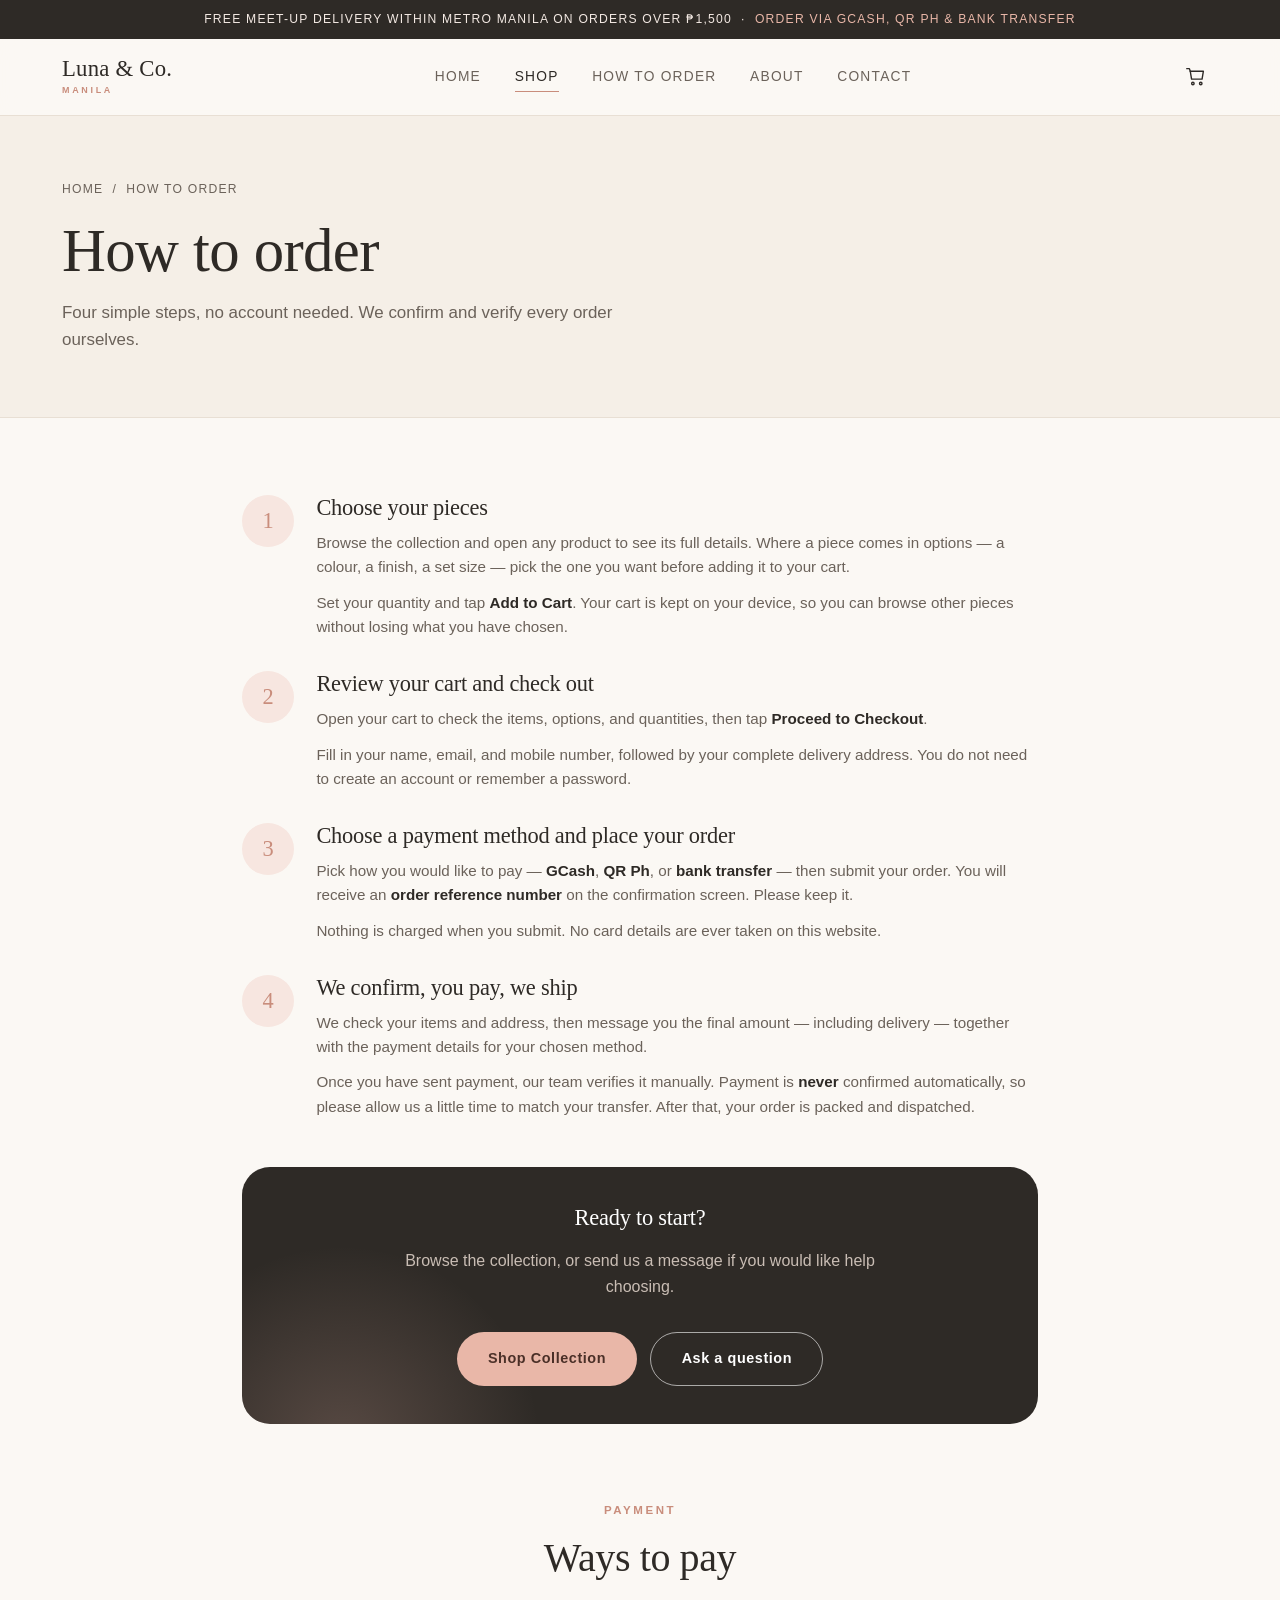
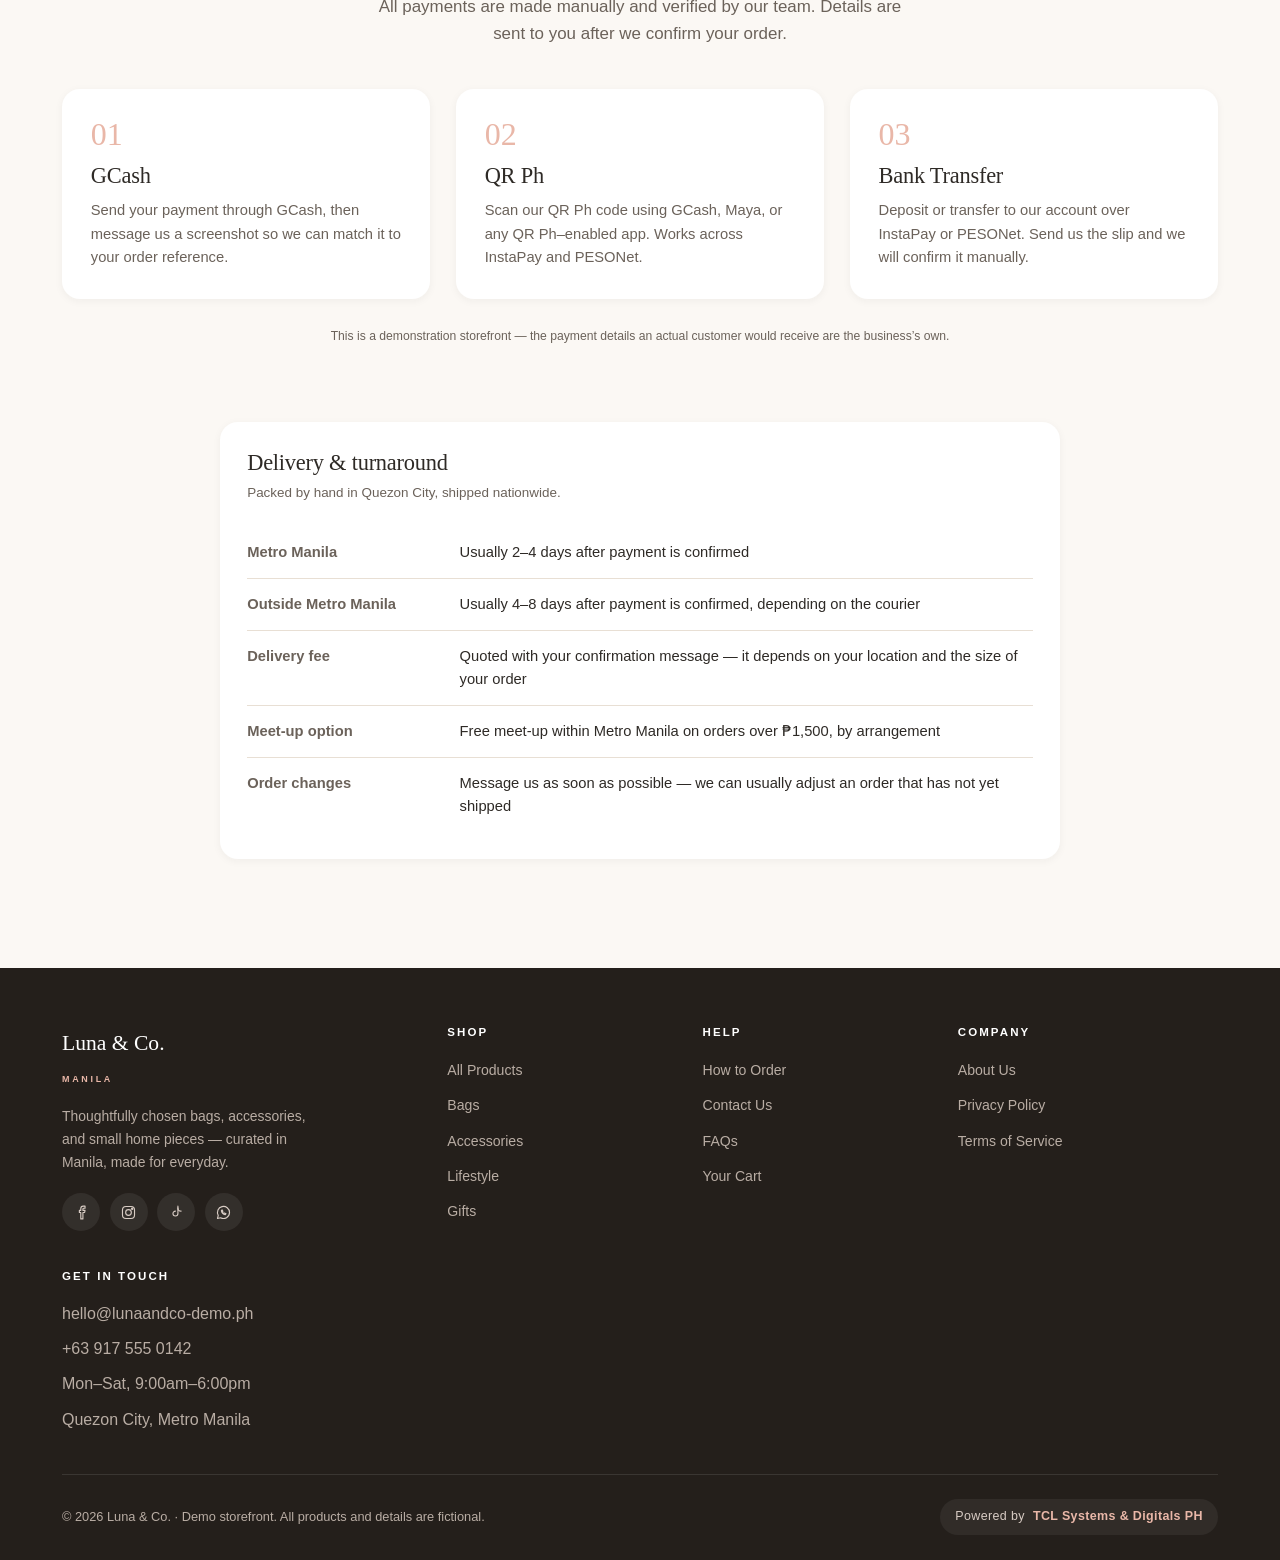
<file: how-to-order.html>
<!DOCTYPE html>
<html lang="en">
<head>
<meta charset="UTF-8">
<meta name="viewport" content="width=device-width, initial-scale=1">
<title>How to Order — Luna &amp; Co.</title>
<meta name="description" content="How ordering works at Luna &amp; Co. — place your order, receive payment details, pay manually, and we confirm and ship.">
<link rel="icon" href="images/favicon.svg" type="image/svg+xml">
<link rel="stylesheet" href="css/styles.css">
</head>
<body data-page="Shop">

<div id="site-header"></div>

<main>

  <section class="page-hero">
    <div class="wrap">
      <div class="crumbs"><a href="index.html">Home</a> &nbsp;/&nbsp; How to Order</div>
      <h1>How to order</h1>
      <p class="lede">Four simple steps, no account needed. We confirm and verify every order ourselves.</p>
    </div>
  </section>

  <section>
    <div class="wrap-narrow">

      <ol class="howto rv">
        <li>
          <div class="step-num">1</div>
          <div>
            <h3>Choose your pieces</h3>
            <p>Browse the collection and open any product to see its full details. Where a piece comes in options &mdash; a colour, a finish, a set size &mdash; pick the one you want before adding it to your cart.</p>
            <p>Set your quantity and tap <strong>Add to Cart</strong>. Your cart is kept on your device, so you can browse other pieces without losing what you have chosen.</p>
          </div>
        </li>
        <li>
          <div class="step-num">2</div>
          <div>
            <h3>Review your cart and check out</h3>
            <p>Open your cart to check the items, options, and quantities, then tap <strong>Proceed to Checkout</strong>.</p>
            <p>Fill in your name, email, and mobile number, followed by your complete delivery address. You do not need to create an account or remember a password.</p>
          </div>
        </li>
        <li>
          <div class="step-num">3</div>
          <div>
            <h3>Choose a payment method and place your order</h3>
            <p>Pick how you would like to pay &mdash; <strong>GCash</strong>, <strong>QR Ph</strong>, or <strong>bank transfer</strong> &mdash; then submit your order. You will receive an <strong>order reference number</strong> on the confirmation screen. Please keep it.</p>
            <p>Nothing is charged when you submit. No card details are ever taken on this website.</p>
          </div>
        </li>
        <li>
          <div class="step-num">4</div>
          <div>
            <h3>We confirm, you pay, we ship</h3>
            <p>We check your items and address, then message you the final amount &mdash; including delivery &mdash; together with the payment details for your chosen method.</p>
            <p>Once you have sent payment, our team verifies it manually. Payment is <strong>never</strong> confirmed automatically, so please allow us a little time to match your transfer. After that, your order is packed and dispatched.</p>
          </div>
        </li>
      </ol>

      <div class="band rv" style="margin-top:3rem;padding:2.4rem">
        <h2 style="font-size:1.4rem">Ready to start?</h2>
        <p>Browse the collection, or send us a message if you would like help choosing.</p>
        <div class="hero-cta">
          <a class="btn btn-blush" href="shop.html">Shop Collection</a>
          <a class="btn btn-light" href="contact.html">Ask a question</a>
        </div>
      </div>

    </div>
  </section>

  <!-- Payment methods -->
  <section style="padding-top:0">
    <div class="wrap">
      <div class="sec-head center">
        <span class="eyebrow">Payment</span>
        <h2>Ways to pay</h2>
        <p class="lede">All payments are made manually and verified by our team. Details are sent to you after we confirm your order.</p>
      </div>
      <div class="value-cards">
        <div class="vcard rv">
          <div class="num">01</div>
          <h3>GCash</h3>
          <p>Send your payment through GCash, then message us a screenshot so we can match it to your order reference.</p>
        </div>
        <div class="vcard rv">
          <div class="num">02</div>
          <h3>QR Ph</h3>
          <p>Scan our QR Ph code using GCash, Maya, or any QR Ph&ndash;enabled app. Works across InstaPay and PESONet.</p>
        </div>
        <div class="vcard rv">
          <div class="num">03</div>
          <h3>Bank Transfer</h3>
          <p>Deposit or transfer to our account over InstaPay or PESONet. Send us the slip and we will confirm it manually.</p>
        </div>
      </div>
      <p class="note" style="margin-top:1.8rem;text-align:center">This is a demonstration storefront &mdash; the payment details an actual customer would receive are the business&rsquo;s own.</p>
    </div>
  </section>

  <!-- Delivery -->
  <section style="padding-top:0">
    <div class="wrap">
      <div class="panel rv" style="max-width:840px;margin:0 auto">
        <h3>Delivery &amp; turnaround</h3>
        <p class="sub">Packed by hand in Quezon City, shipped nationwide.</p>
        <dl class="info-list">
          <div><dt>Metro Manila</dt><dd>Usually 2&ndash;4 days after payment is confirmed</dd></div>
          <div><dt>Outside Metro Manila</dt><dd>Usually 4&ndash;8 days after payment is confirmed, depending on the courier</dd></div>
          <div><dt>Delivery fee</dt><dd>Quoted with your confirmation message &mdash; it depends on your location and the size of your order</dd></div>
          <div><dt>Meet-up option</dt><dd>Free meet-up within Metro Manila on orders over &#8369;1,500, by arrangement</dd></div>
          <div><dt>Order changes</dt><dd>Message us as soon as possible &mdash; we can usually adjust an order that has not yet shipped</dd></div>
        </dl>
      </div>
    </div>
  </section>

</main>

<div id="site-footer"></div>

<script src="js/store.js"></script>
<script>document.addEventListener('DOMContentLoaded', initReveal);</script>
</body>
</html>
</file>
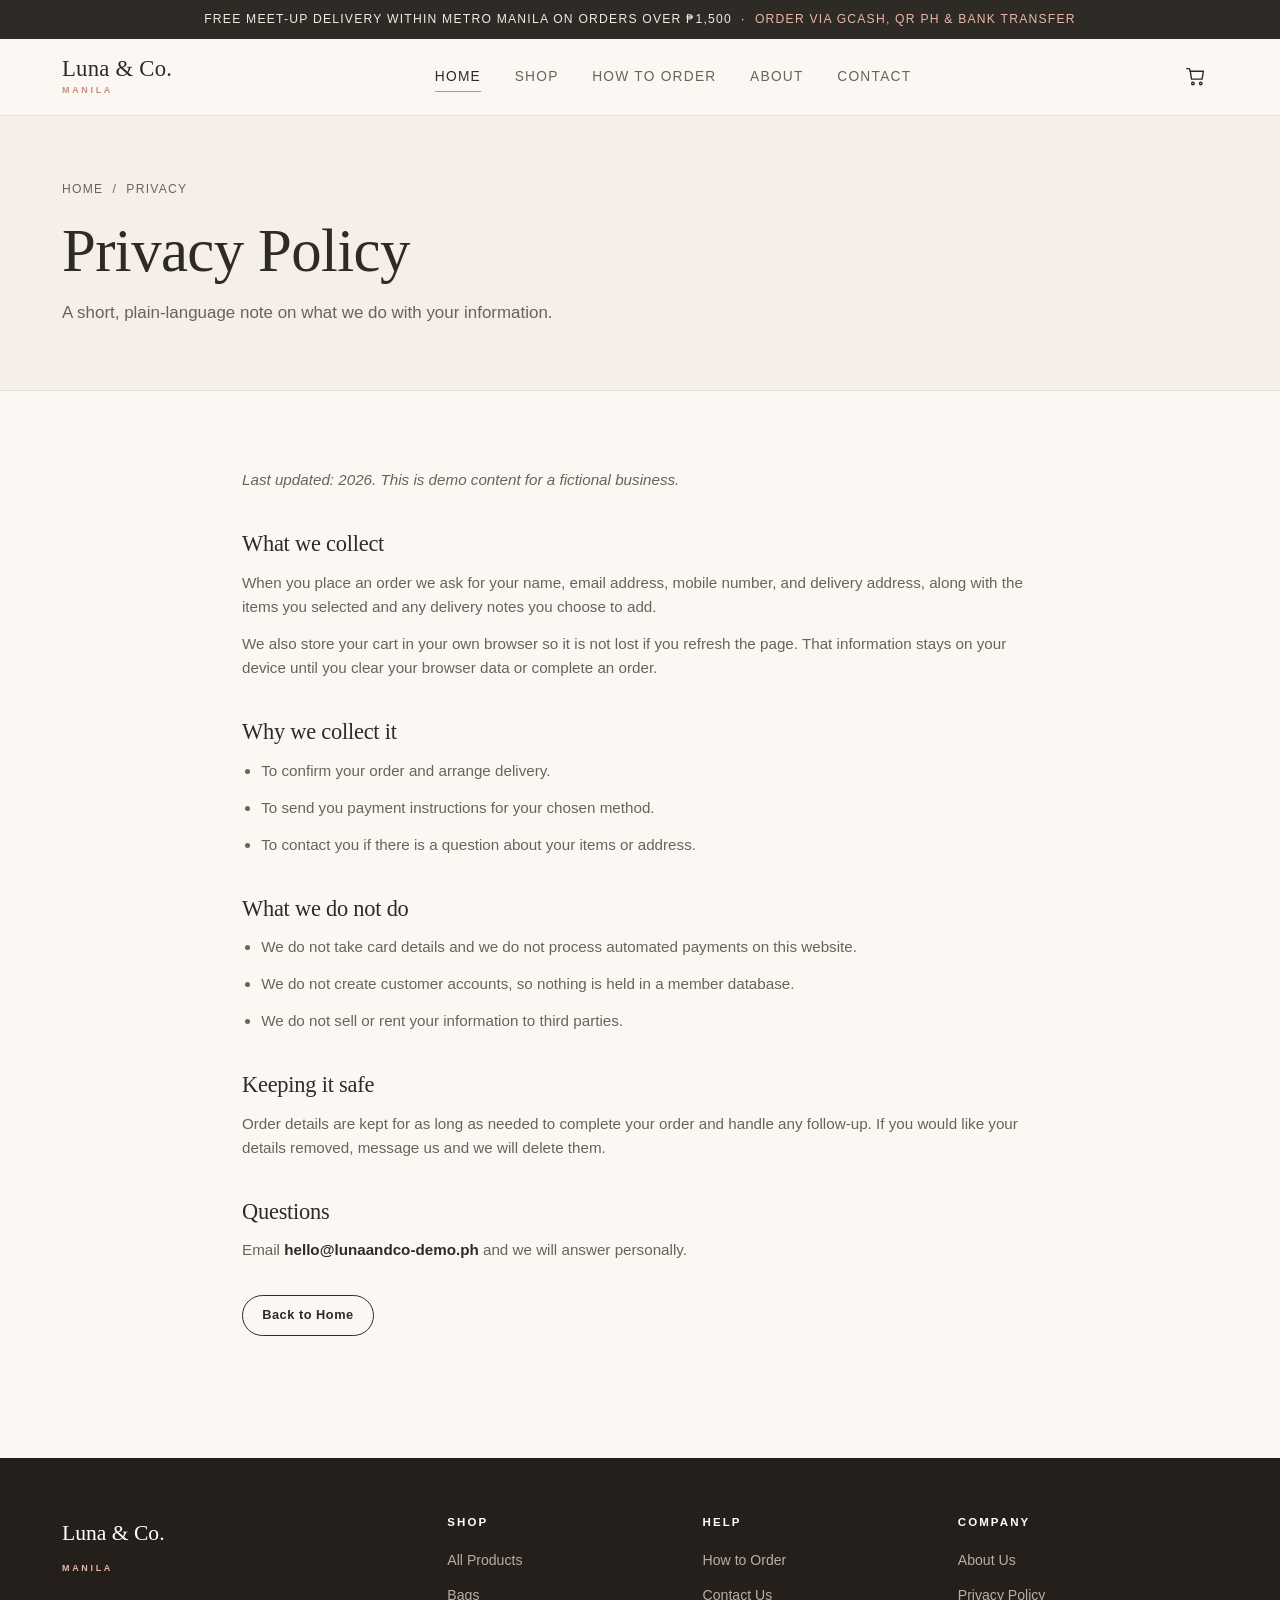
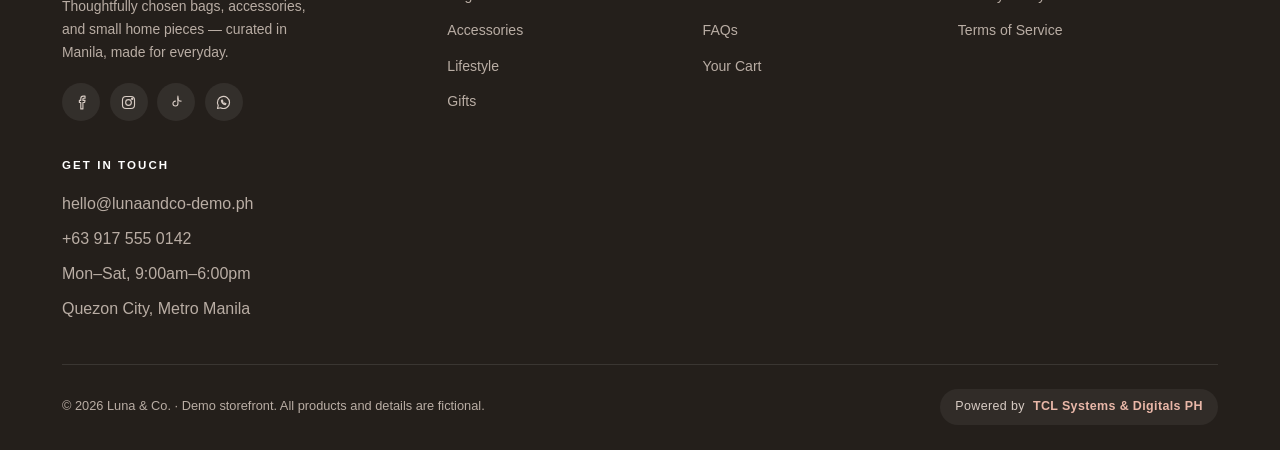
<file: privacy.html>
<!DOCTYPE html>
<html lang="en">
<head>
<meta charset="UTF-8">
<meta name="viewport" content="width=device-width, initial-scale=1">
<title>Privacy Policy — Luna &amp; Co.</title>
<meta name="description" content="How Luna &amp; Co. handles the information you share when placing an order.">
<link rel="icon" href="images/favicon.svg" type="image/svg+xml">
<link rel="stylesheet" href="css/styles.css">
</head>
<body data-page="Home">

<div id="site-header"></div>

<main>
  <section class="page-hero">
    <div class="wrap">
      <div class="crumbs"><a href="index.html">Home</a> &nbsp;/&nbsp; Privacy</div>
      <h1>Privacy Policy</h1>
      <p class="lede">A short, plain-language note on what we do with your information.</p>
    </div>
  </section>

  <section>
    <div class="wrap-narrow legal">
      <p><em>Last updated: 2026. This is demo content for a fictional business.</em></p>

      <h2>What we collect</h2>
      <p>When you place an order we ask for your name, email address, mobile number, and delivery address, along with the items you selected and any delivery notes you choose to add.</p>
      <p>We also store your cart in your own browser so it is not lost if you refresh the page. That information stays on your device until you clear your browser data or complete an order.</p>

      <h2>Why we collect it</h2>
      <ul>
        <li>To confirm your order and arrange delivery.</li>
        <li>To send you payment instructions for your chosen method.</li>
        <li>To contact you if there is a question about your items or address.</li>
      </ul>

      <h2>What we do not do</h2>
      <ul>
        <li>We do not take card details and we do not process automated payments on this website.</li>
        <li>We do not create customer accounts, so nothing is held in a member database.</li>
        <li>We do not sell or rent your information to third parties.</li>
      </ul>

      <h2>Keeping it safe</h2>
      <p>Order details are kept for as long as needed to complete your order and handle any follow-up. If you would like your details removed, message us and we will delete them.</p>

      <h2>Questions</h2>
      <p>Email <strong>hello@lunaandco-demo.ph</strong> and we will answer personally.</p>

      <p style="margin-top:2rem"><a class="btn btn-ghost btn-sm" href="index.html">Back to Home</a></p>
    </div>
  </section>
</main>

<div id="site-footer"></div>

<script src="js/store.js"></script>
</body>
</html>
</file>
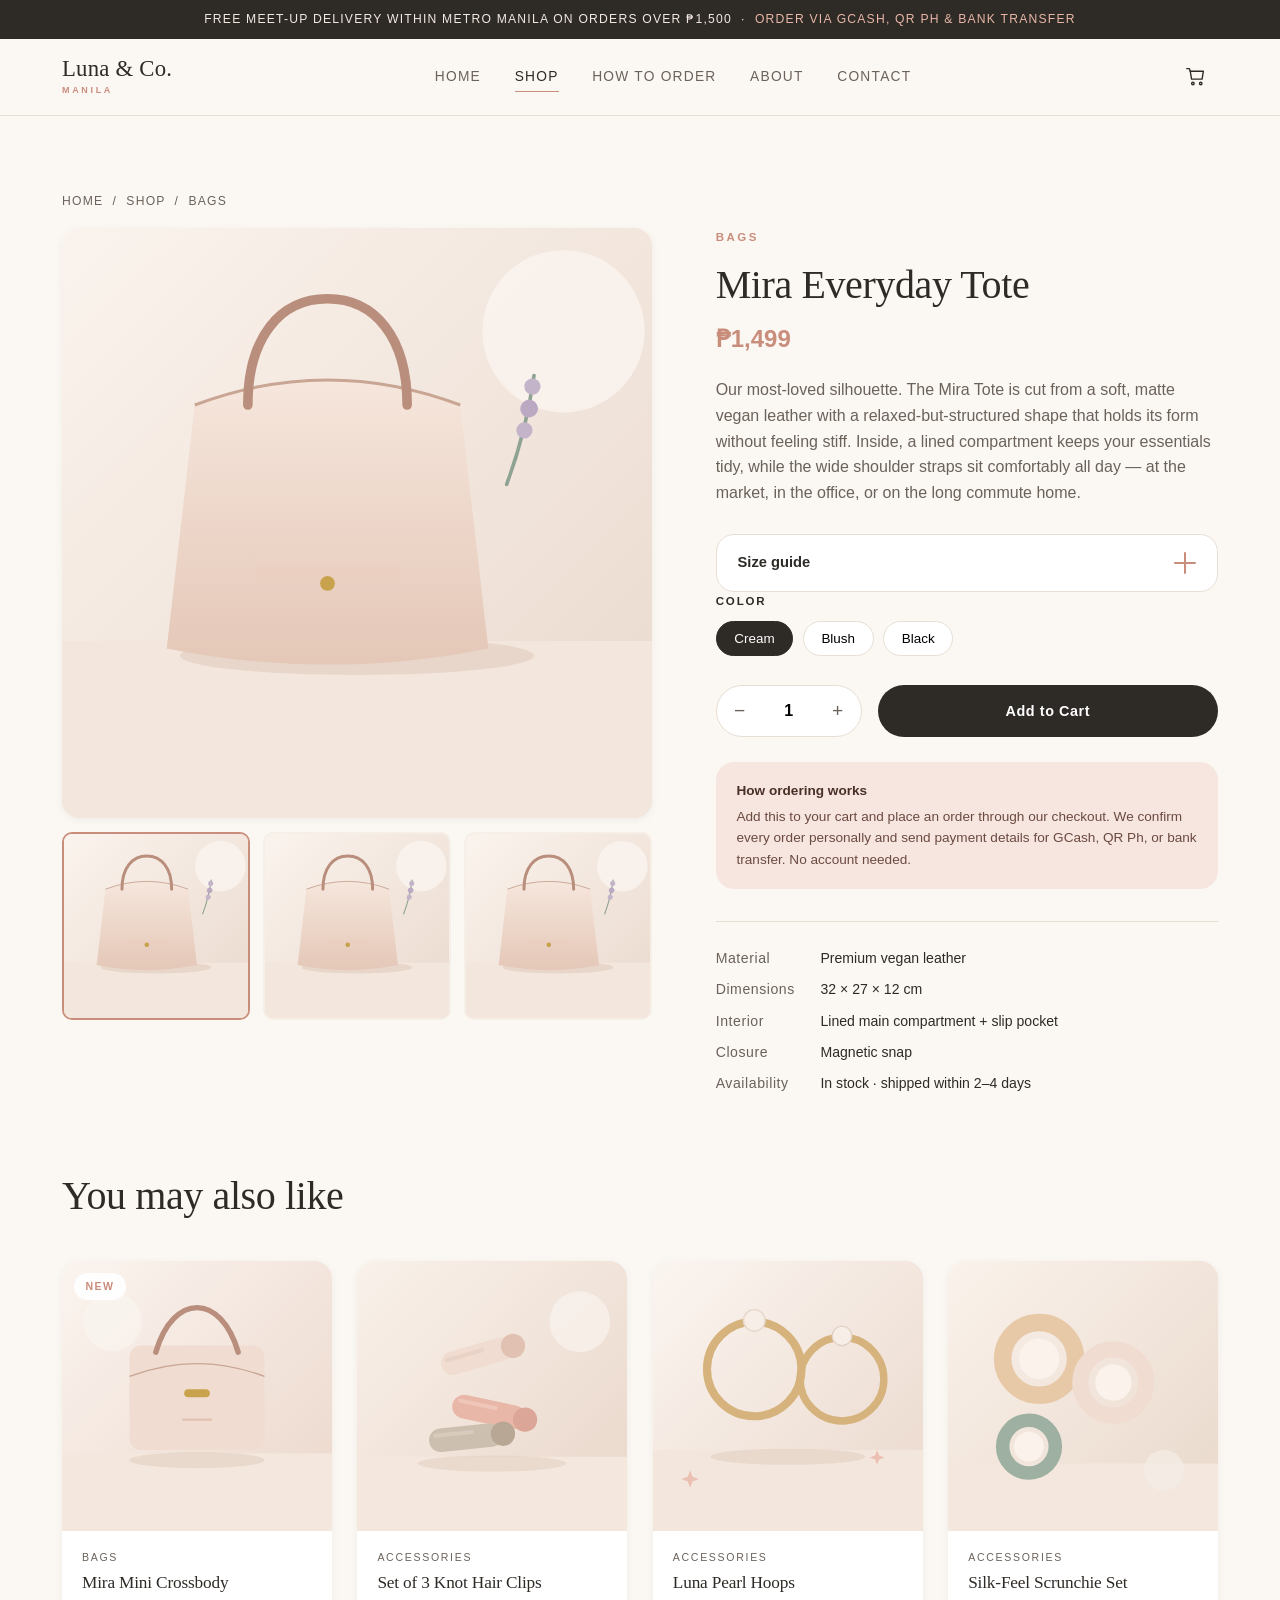
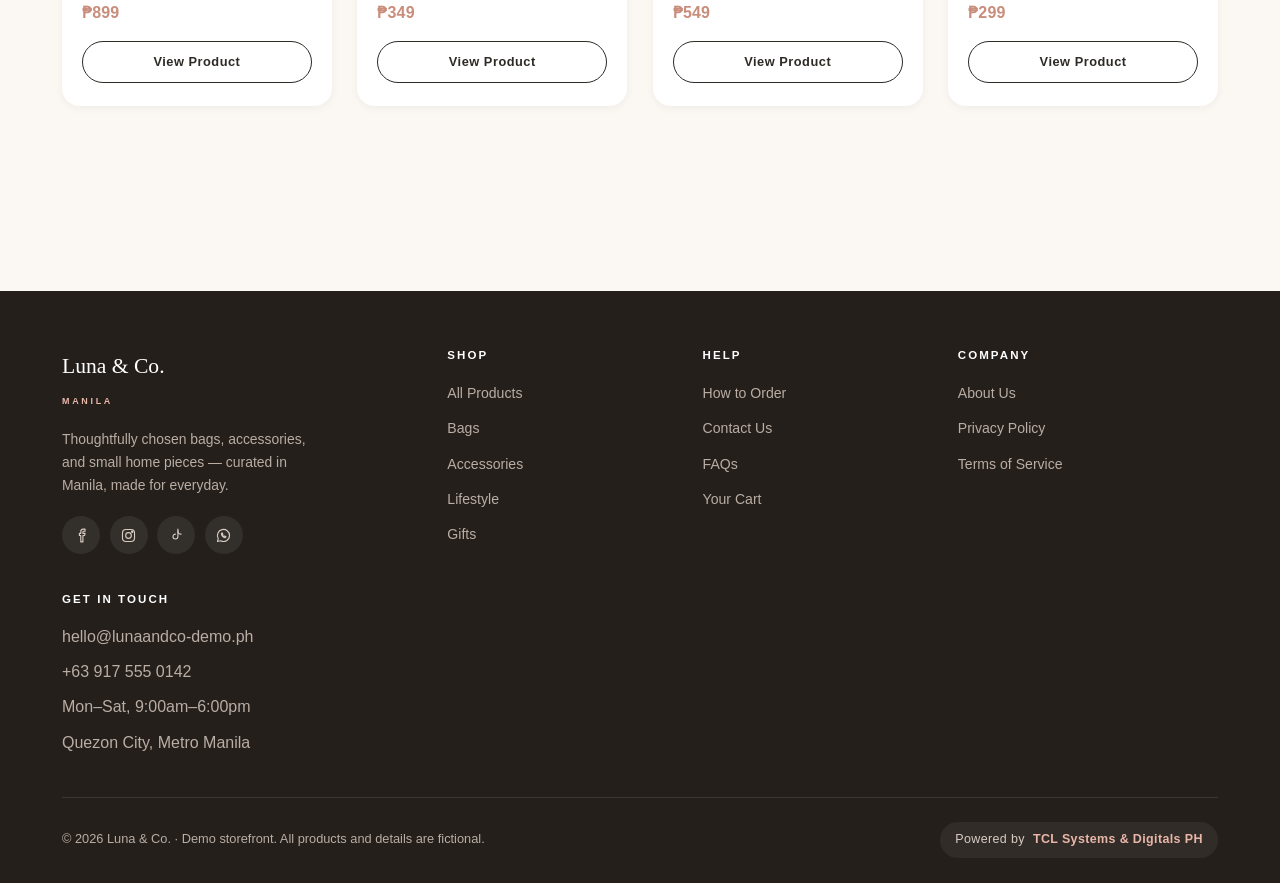
<file: product.html>
<!DOCTYPE html>
<html lang="en">
<head>
<meta charset="UTF-8">
<meta name="viewport" content="width=device-width, initial-scale=1">
<title>Product — Luna &amp; Co.</title>
<meta name="description" content="View product details, choose your option, and add to cart at Luna &amp; Co.">
<link rel="icon" href="images/favicon.svg" type="image/svg+xml">
<link rel="stylesheet" href="css/styles.css">
<style>#pd-img{transition:opacity .18s ease}</style>
</head>
<body data-page="Shop">

<div id="site-header"></div>

<main>
  <section>
    <div class="wrap" id="pd"></div>
  </section>
</main>

<div id="site-footer"></div>

<script src="js/store.js"></script>
<script src="js/product.js"></script>
</body>
</html>
</file>
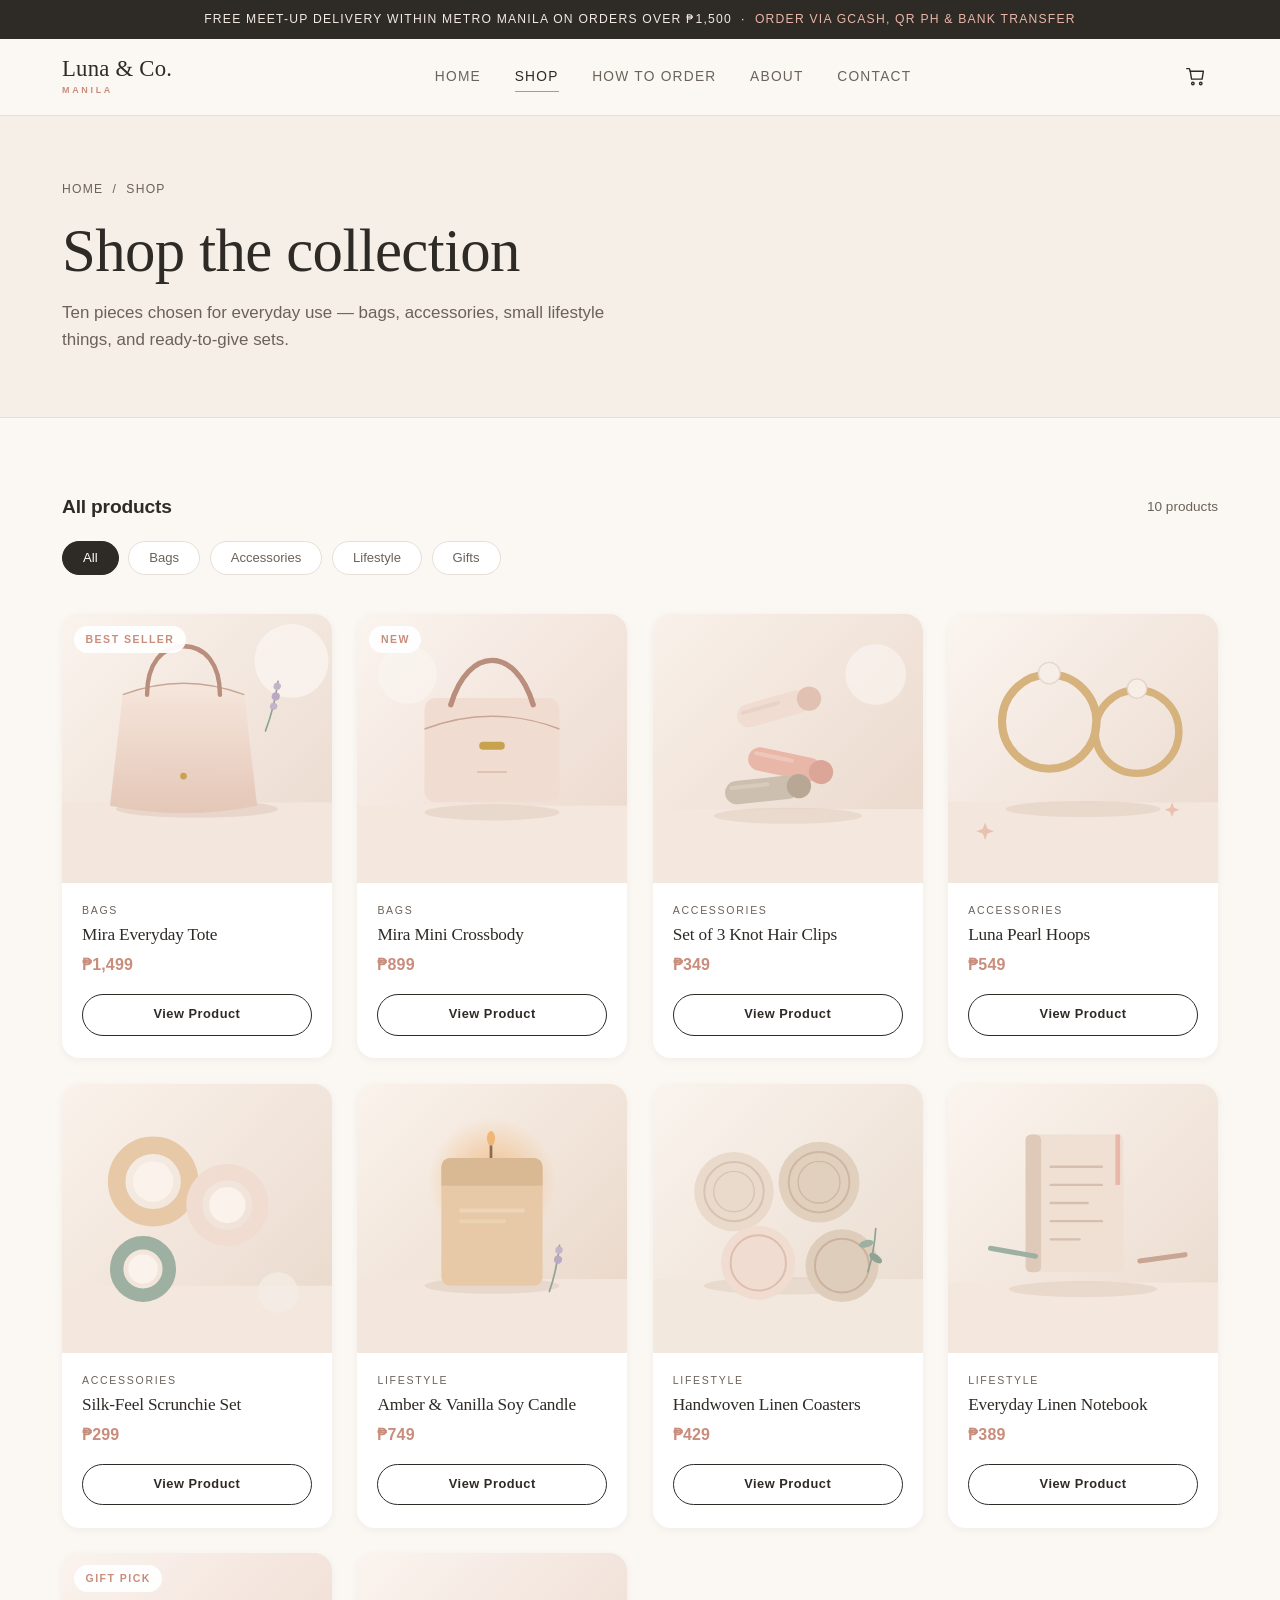
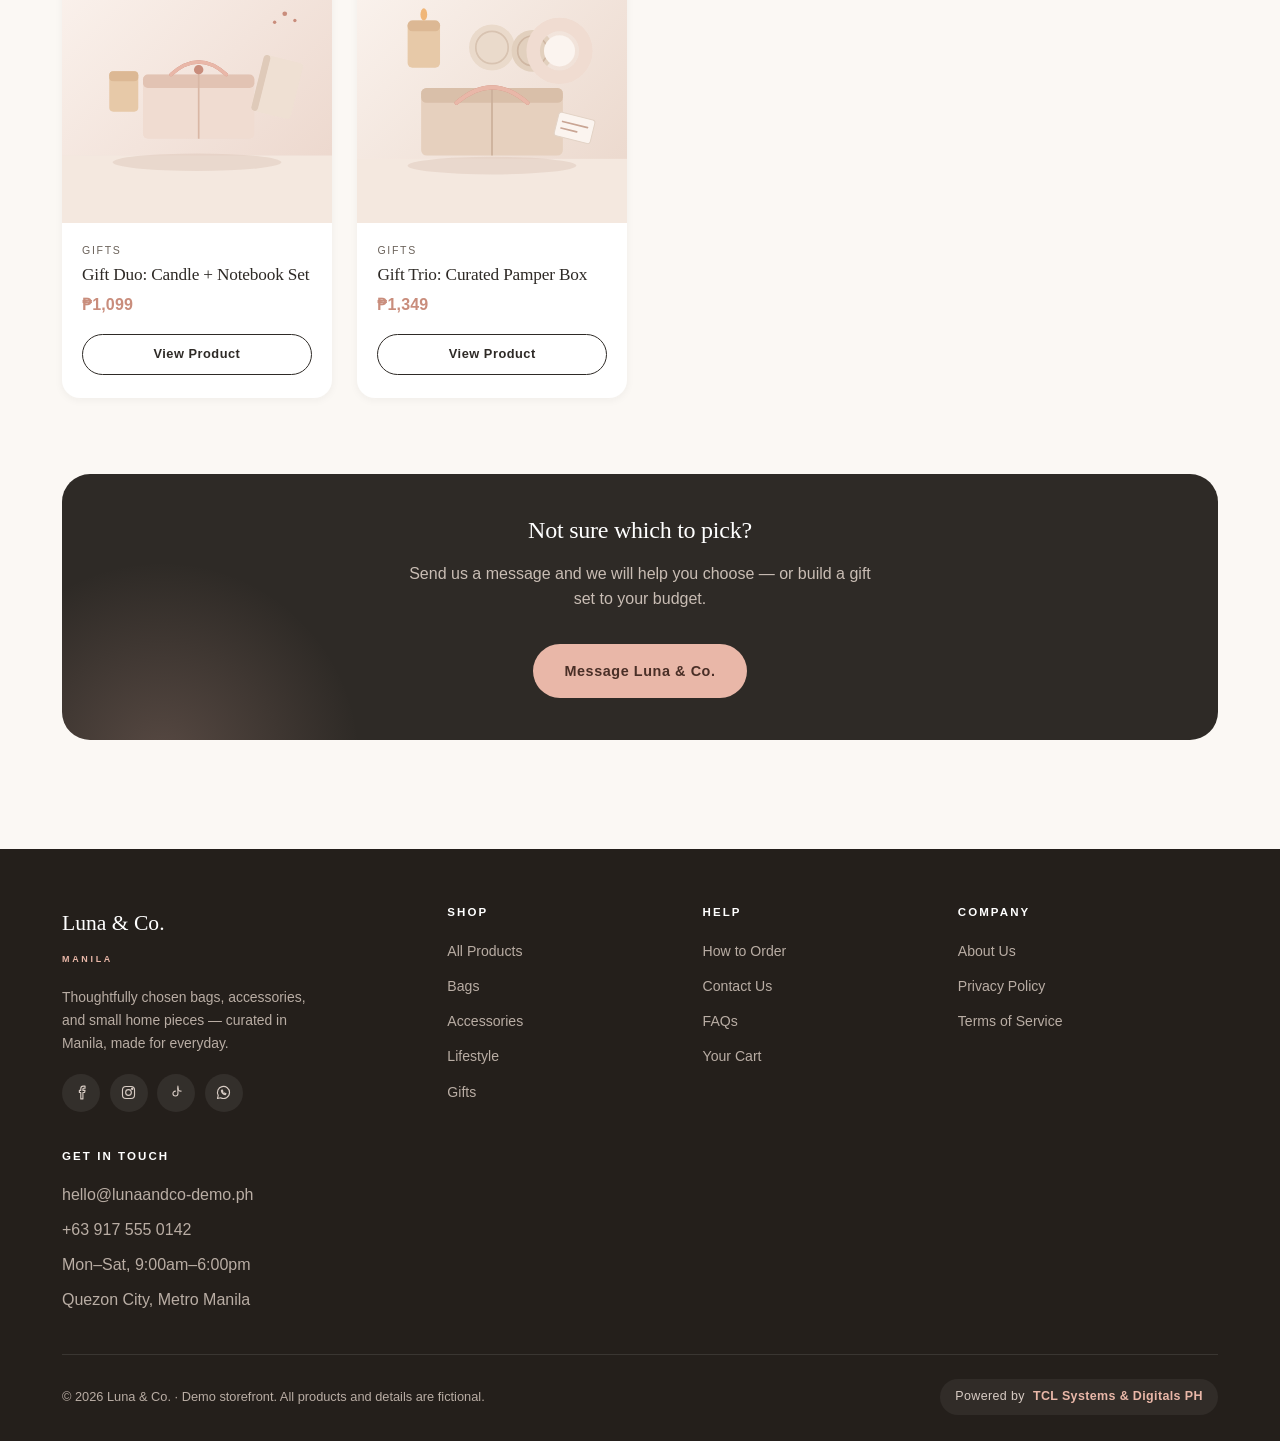
<file: shop.html>
<!DOCTYPE html>
<html lang="en">
<head>
<meta charset="UTF-8">
<meta name="viewport" content="width=device-width, initial-scale=1">
<title>Shop All Products — Luna &amp; Co.</title>
<meta name="description" content="Browse the full Luna &amp; Co. collection of bags, accessories, lifestyle pieces, and gift sets. Prices in Philippine Peso.">
<link rel="icon" href="images/favicon.svg" type="image/svg+xml">
<link rel="stylesheet" href="css/styles.css">
</head>
<body data-page="Shop">

<div id="site-header"></div>

<main>

  <section class="page-hero">
    <div class="wrap">
      <div class="crumbs"><a href="index.html">Home</a> &nbsp;/&nbsp; Shop</div>
      <h1>Shop the collection</h1>
      <p class="lede">Ten pieces chosen for everyday use — bags, accessories, small lifestyle things, and ready-to-give sets.</p>
    </div>
  </section>

  <section>
    <div class="wrap">
      <div style="display:flex;justify-content:space-between;align-items:center;gap:1rem;flex-wrap:wrap;margin-bottom:1.4rem">
        <h2 style="font-size:1.2rem;font-family:var(--sans);font-weight:600">All products</h2>
        <span id="shop-count" style="font-size:.85rem;color:var(--ink-soft)">10 products</span>
      </div>
      <div class="filters" id="filter-bar"></div>
      <div class="grid-products" id="shop-grid"></div>
    </div>
  </section>

  <section style="padding-top:0">
    <div class="wrap">
      <div class="band rv" style="padding:2.6rem">
        <h2 style="font-size:1.5rem">Not sure which to pick?</h2>
        <p>Send us a message and we will help you choose — or build a gift set to your budget.</p>
        <div class="hero-cta"><a class="btn btn-blush" href="contact.html">Message Luna &amp; Co.</a></div>
      </div>
    </div>
  </section>

</main>

<div id="site-footer"></div>

<script src="js/store.js"></script>
<script src="js/shop.js"></script>
</body>
</html>
</file>
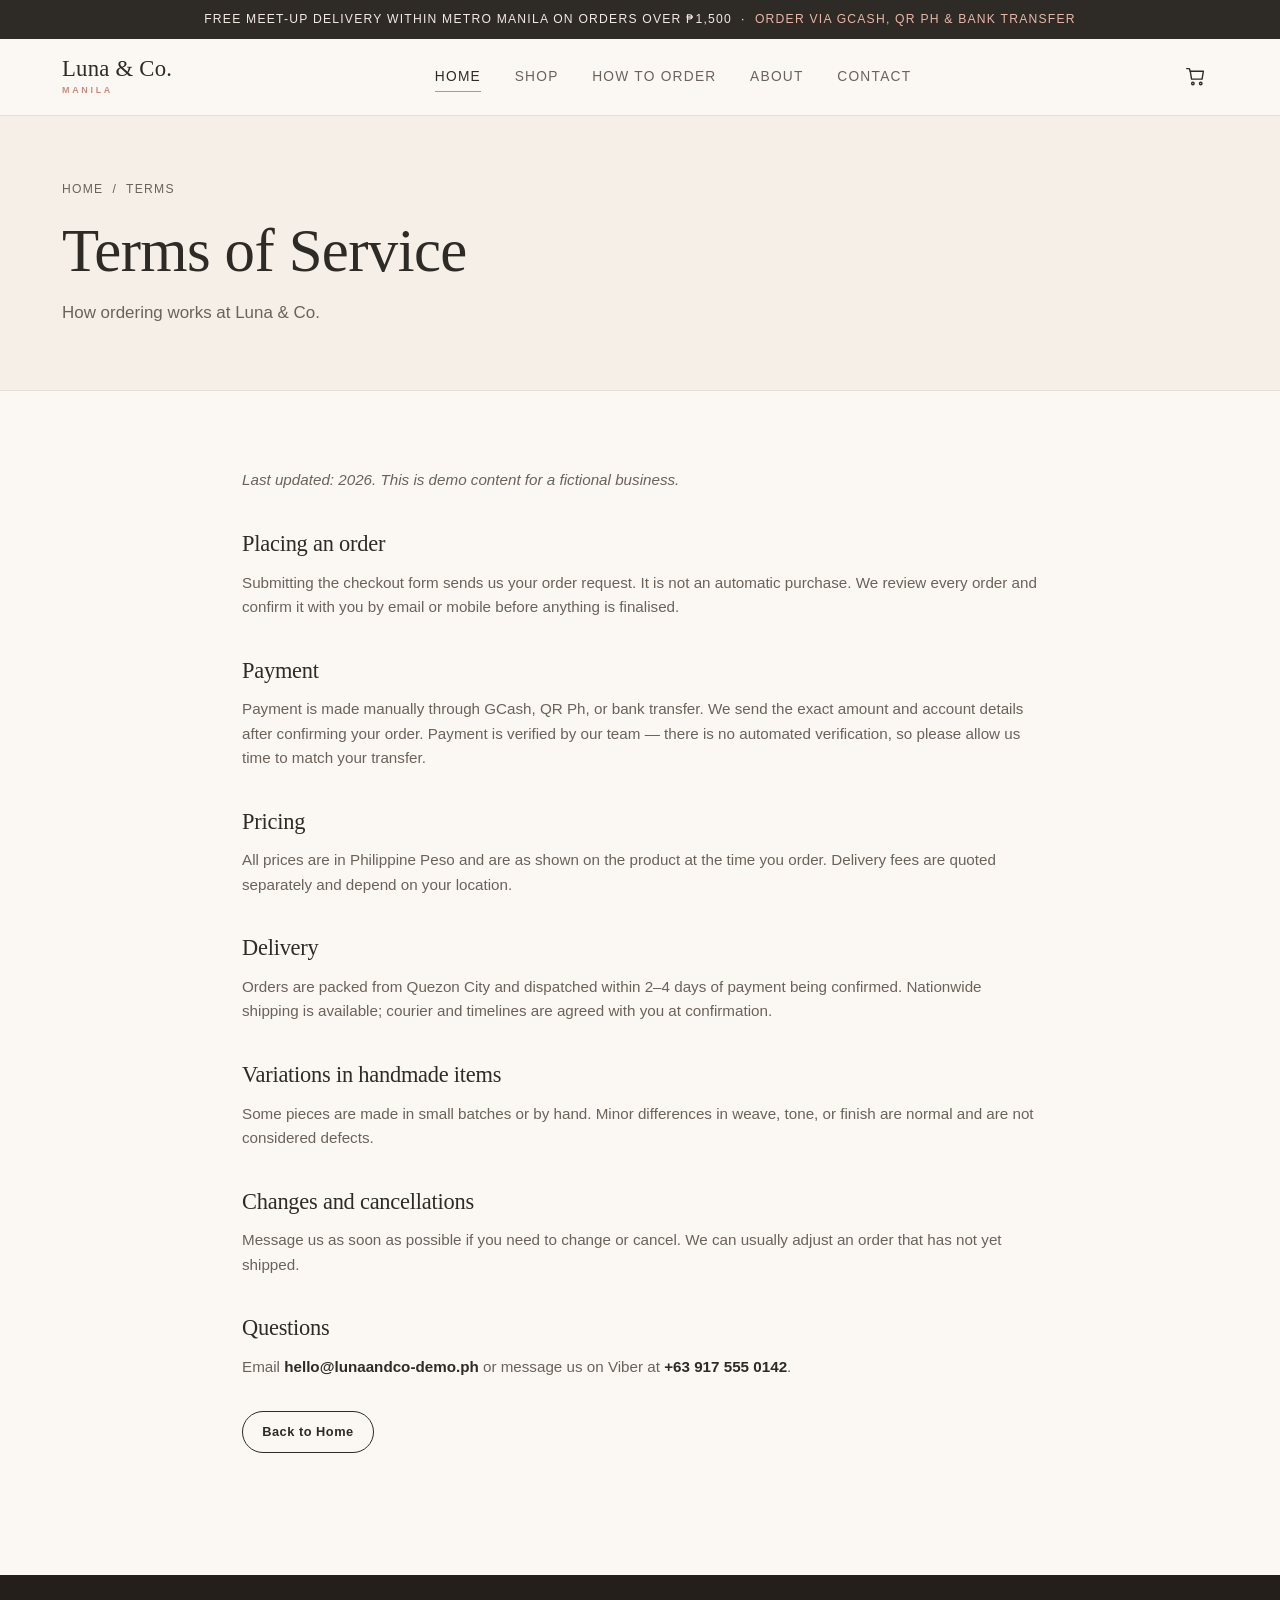
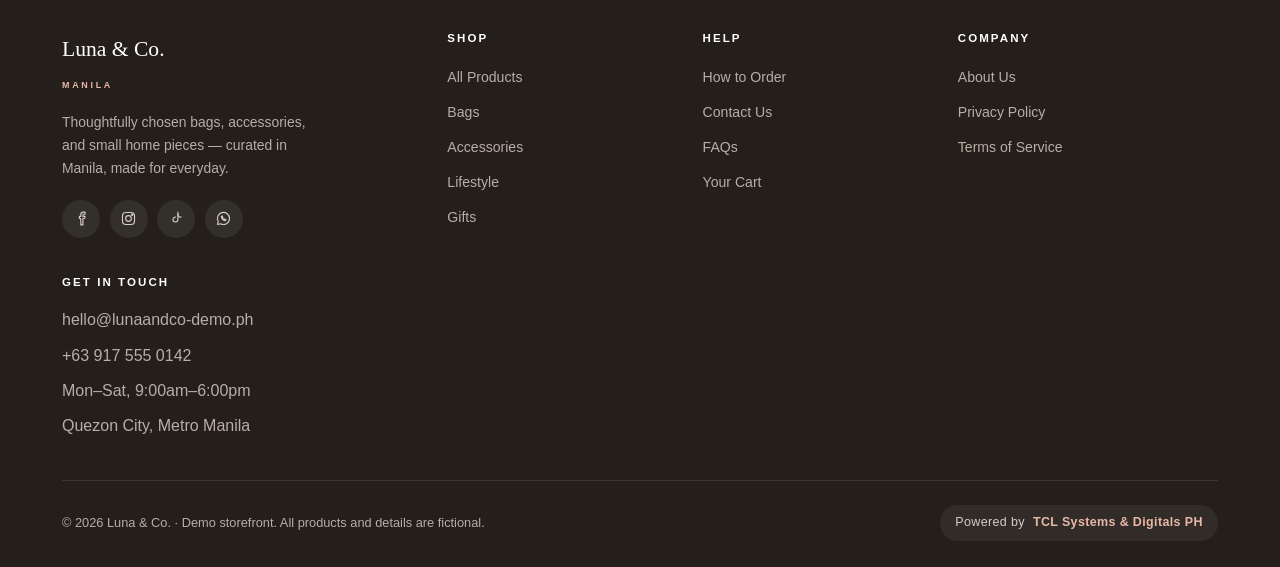
<file: terms.html>
<!DOCTYPE html>
<html lang="en">
<head>
<meta charset="UTF-8">
<meta name="viewport" content="width=device-width, initial-scale=1">
<title>Terms of Service — Luna &amp; Co.</title>
<meta name="description" content="Ordering, payment, and delivery terms for the Luna &amp; Co. online shop.">
<link rel="icon" href="images/favicon.svg" type="image/svg+xml">
<link rel="stylesheet" href="css/styles.css">
</head>
<body data-page="Home">

<div id="site-header"></div>

<main>
  <section class="page-hero">
    <div class="wrap">
      <div class="crumbs"><a href="index.html">Home</a> &nbsp;/&nbsp; Terms</div>
      <h1>Terms of Service</h1>
      <p class="lede">How ordering works at Luna &amp; Co.</p>
    </div>
  </section>

  <section>
    <div class="wrap-narrow legal">
      <p><em>Last updated: 2026. This is demo content for a fictional business.</em></p>

      <h2>Placing an order</h2>
      <p>Submitting the checkout form sends us your order request. It is not an automatic purchase. We review every order and confirm it with you by email or mobile before anything is finalised.</p>

      <h2>Payment</h2>
      <p>Payment is made manually through GCash, QR Ph, or bank transfer. We send the exact amount and account details after confirming your order. Payment is verified by our team — there is no automated verification, so please allow us time to match your transfer.</p>

      <h2>Pricing</h2>
      <p>All prices are in Philippine Peso and are as shown on the product at the time you order. Delivery fees are quoted separately and depend on your location.</p>

      <h2>Delivery</h2>
      <p>Orders are packed from Quezon City and dispatched within 2&ndash;4 days of payment being confirmed. Nationwide shipping is available; courier and timelines are agreed with you at confirmation.</p>

      <h2>Variations in handmade items</h2>
      <p>Some pieces are made in small batches or by hand. Minor differences in weave, tone, or finish are normal and are not considered defects.</p>

      <h2>Changes and cancellations</h2>
      <p>Message us as soon as possible if you need to change or cancel. We can usually adjust an order that has not yet shipped.</p>

      <h2>Questions</h2>
      <p>Email <strong>hello@lunaandco-demo.ph</strong> or message us on Viber at <strong>+63 917 555 0142</strong>.</p>

      <p style="margin-top:2rem"><a class="btn btn-ghost btn-sm" href="index.html">Back to Home</a></p>
    </div>
  </section>
</main>

<div id="site-footer"></div>

<script src="js/store.js"></script>
</body>
</html>
</file>
<file: css/styles.css>
/* ============================================================
   Luna & Co. — Demo Storefront
   Powered by TCL Systems & Digitals PH
   ============================================================ */

:root{
  --cream:#FBF8F4;
  --cream-2:#F5EFE7;
  --white:#FFFFFF;
  --ink:#2E2A26;
  --ink-soft:#6B625A;
  --blush:#E9B7A8;
  --blush-deep:#C98D7C;
  --blush-soft:#F7E6E0;
  --sage:#8FA394;
  --line:#E8DFD4;
  --gold:#C9A24D;
  --shadow-sm:0 2px 8px rgba(46,42,38,.05);
  --shadow:0 8px 28px rgba(46,42,38,.08);
  --shadow-lg:0 18px 50px rgba(46,42,38,.12);
  --r-sm:10px;
  --r:18px;
  --r-lg:28px;
  --maxw:1200px;
  --serif:"Georgia","Times New Roman",serif;
  --sans:-apple-system,BlinkMacSystemFont,"Segoe UI",Roboto,"Helvetica Neue",Arial,sans-serif;
}

*{box-sizing:border-box;margin:0;padding:0}
html{scroll-behavior:smooth}
body{
  font-family:var(--sans);
  background:var(--cream);
  color:var(--ink);
  line-height:1.6;
  -webkit-font-smoothing:antialiased;
  font-size:16px;
}
img{max-width:100%;display:block}
a{color:inherit;text-decoration:none}
button{font-family:inherit;cursor:pointer;border:none;background:none}
input,select,textarea{font-family:inherit;font-size:1rem}

.wrap{max-width:var(--maxw);margin:0 auto;padding:0 22px}
.wrap-narrow{max-width:840px;margin:0 auto;padding:0 22px}

h1,h2,h3,h4{font-family:var(--serif);font-weight:400;line-height:1.2;letter-spacing:-.01em}
h1{font-size:clamp(2.1rem,5.2vw,3.8rem)}
h2{font-size:clamp(1.6rem,3.4vw,2.5rem)}
h3{font-size:clamp(1.15rem,2vw,1.4rem)}
.eyebrow{
  font-size:.72rem;letter-spacing:.22em;text-transform:uppercase;
  color:var(--blush-deep);font-weight:600;margin-bottom:.9rem;display:block;
}
.lede{color:var(--ink-soft);font-size:1.06rem;max-width:60ch}
.center{text-align:center}
.center .lede{margin-left:auto;margin-right:auto}

/* ---------- Buttons ---------- */
.btn{
  display:inline-flex;align-items:center;justify-content:center;gap:.5rem;
  padding:.92rem 1.9rem;border-radius:999px;font-size:.9rem;font-weight:600;
  letter-spacing:.04em;transition:.25s ease;white-space:nowrap;
  border:1.5px solid transparent;
}
.btn-primary{background:var(--ink);color:#fff}
.btn-primary:hover{background:#4a423b;transform:translateY(-2px);box-shadow:var(--shadow)}
.btn-blush{background:var(--blush);color:#4a2f27}
.btn-blush:hover{background:var(--blush-deep);color:#fff;transform:translateY(-2px);box-shadow:var(--shadow)}
.btn-ghost{border-color:var(--ink);color:var(--ink)}
.btn-ghost:hover{background:var(--ink);color:#fff}
.btn-light{border-color:rgba(255,255,255,.6);color:#fff}
.btn-light:hover{background:#fff;color:var(--ink)}
.btn-block{width:100%}
.btn-sm{padding:.6rem 1.2rem;font-size:.8rem}
.btn:disabled{opacity:.45;cursor:not-allowed;transform:none!important;box-shadow:none!important}

/* ---------- Announcement bar ---------- */
.announce{
  background:var(--ink);color:#F3E9E3;font-size:.76rem;letter-spacing:.1em;
  text-align:center;padding:.6rem 16px;text-transform:uppercase;
}
.announce span{color:var(--blush)}

/* ---------- Header ---------- */
header.site{
  position:sticky;top:0;z-index:200;background:rgba(251,248,244,.92);
  backdrop-filter:blur(14px);border-bottom:1px solid var(--line);
}
.nav{
  display:flex;align-items:center;justify-content:space-between;
  gap:1rem;padding:1rem 0;
}
.logo{display:flex;flex-direction:column;line-height:1}
.logo b{font-family:var(--serif);font-size:1.42rem;font-weight:400;letter-spacing:.01em}
.logo i{
  font-style:normal;font-size:.56rem;letter-spacing:.3em;text-transform:uppercase;
  color:var(--blush-deep);margin-top:.34rem;font-weight:600;
}
.nav-links{display:flex;gap:2.1rem;align-items:center}
.nav-links a{
  font-size:.86rem;letter-spacing:.09em;text-transform:uppercase;font-weight:500;
  color:var(--ink-soft);position:relative;padding:.3rem 0;transition:.2s;
}
.nav-links a::after{
  content:"";position:absolute;left:0;bottom:0;height:1.5px;width:0;
  background:var(--blush-deep);transition:.28s;
}
.nav-links a:hover,.nav-links a.active{color:var(--ink)}
.nav-links a:hover::after,.nav-links a.active::after{width:100%}

.nav-right{display:flex;align-items:center;gap:.6rem}
.icon-btn{
  width:44px;height:44px;border-radius:50%;display:grid;place-items:center;
  position:relative;transition:.22s;color:var(--ink);
}
.icon-btn:hover{background:var(--blush-soft)}
.icon-btn svg{width:21px;height:21px;stroke:currentColor;fill:none;stroke-width:1.6;stroke-linecap:round;stroke-linejoin:round}
.badge{
  position:absolute;top:4px;right:2px;min-width:19px;height:19px;padding:0 5px;
  border-radius:999px;background:var(--blush-deep);color:#fff;font-size:.66rem;
  font-weight:700;display:grid;place-items:center;font-family:var(--sans);
}
.badge.hide{display:none}
.hamburger{display:none}

/* ---------- Mobile drawer ---------- */
.drawer{
  position:fixed;inset:0;background:var(--cream);z-index:400;
  transform:translateX(100%);transition:transform .34s ease;
  display:flex;flex-direction:column;padding:1.2rem 22px 2rem;overflow-y:auto;
}
.drawer.open{transform:translateX(0)}
.drawer-top{display:flex;justify-content:space-between;align-items:center;margin-bottom:2.4rem}
.drawer nav{display:flex;flex-direction:column;gap:.2rem}
.drawer nav a{
  font-family:var(--serif);font-size:1.7rem;padding:.75rem 0;border-bottom:1px solid var(--line);
}
.drawer .drawer-foot{margin-top:auto;padding-top:2rem;font-size:.82rem;color:var(--ink-soft)}

/* ---------- Hero ---------- */
.hero{
  background:linear-gradient(160deg,#FBF8F4 0%,#F7EDE6 55%,#F3E3DA 100%);
  padding:clamp(3rem,7vw,5.6rem) 0 clamp(3rem,6vw,4.6rem);
  position:relative;overflow:hidden;
}
.hero::before{
  content:"";position:absolute;width:520px;height:520px;border-radius:50%;
  background:radial-gradient(circle,rgba(233,183,168,.42),transparent 68%);
  top:-160px;right:-140px;
}
.hero-grid{
  display:grid;grid-template-columns:1.05fr .95fr;gap:clamp(2rem,5vw,4.6rem);
  align-items:center;position:relative;
}
.hero h1{margin-bottom:1.2rem}
.hero h1 em{font-style:italic;color:var(--blush-deep)}
.hero-cta{display:flex;gap:.8rem;flex-wrap:wrap;margin-top:2rem}
.hero-note{
  margin-top:2.2rem;display:flex;gap:1.6rem;flex-wrap:wrap;
  font-size:.78rem;color:var(--ink-soft);letter-spacing:.05em;
}
.hero-note div{display:flex;align-items:center;gap:.5rem}
.dot{width:6px;height:6px;border-radius:50%;background:var(--blush-deep);flex:none}
.hero-art{position:relative}
.hero-art .frame{
  border-radius:var(--r-lg);overflow:hidden;box-shadow:var(--shadow-lg);
  aspect-ratio:4/5;background:var(--cream-2);
}
.hero-art .frame img{width:100%;height:100%;object-fit:cover}
.hero-art .tag{
  position:absolute;bottom:-18px;left:-18px;background:#fff;border-radius:var(--r);
  padding:.9rem 1.3rem;box-shadow:var(--shadow);font-size:.8rem;letter-spacing:.05em;
}
.hero-art .tag b{display:block;font-family:var(--serif);font-size:1.1rem;letter-spacing:0}

/* ---------- Sections ---------- */
section{padding:clamp(3rem,6vw,5rem) 0}
.sec-head{margin-bottom:2.6rem}
.sec-head.flex{display:flex;justify-content:space-between;align-items:flex-end;gap:1.5rem;flex-wrap:wrap}
.sec-head p{color:var(--ink-soft);margin-top:.7rem;max-width:56ch}

/* ---------- Product cards ---------- */
.grid-products{
  display:grid;grid-template-columns:repeat(4,1fr);gap:1.6rem;
}
.card{
  background:#fff;border-radius:var(--r);overflow:hidden;
  box-shadow:var(--shadow-sm);transition:.3s ease;display:flex;flex-direction:column;
}
.card:hover{transform:translateY(-6px);box-shadow:var(--shadow-lg)}
.card-img{
  aspect-ratio:1/1;overflow:hidden;background:var(--cream-2);position:relative;
}
.card-img img{width:100%;height:100%;object-fit:cover;transition:.6s ease}
.card:hover .card-img img{transform:scale(1.06)}
.card-tag{
  position:absolute;top:12px;left:12px;background:rgba(255,255,255,.94);
  padding:.32rem .72rem;border-radius:999px;font-size:.66rem;letter-spacing:.14em;
  text-transform:uppercase;font-weight:600;color:var(--blush-deep);
}
.card-body{padding:1.15rem 1.25rem 1.4rem;display:flex;flex-direction:column;flex:1}
.card-cat{font-size:.66rem;letter-spacing:.16em;text-transform:uppercase;color:var(--ink-soft);margin-bottom:.4rem}
.card-body h3{font-size:1.08rem;margin-bottom:.4rem}
.card-price{font-size:1rem;font-weight:600;color:var(--blush-deep);margin-bottom:1rem;letter-spacing:.01em}
.card-body .btn{margin-top:auto}

/* ---------- Category cards ---------- */
.grid-cats{display:grid;grid-template-columns:repeat(4,1fr);gap:1.4rem}
.cat{
  border-radius:var(--r);overflow:hidden;position:relative;
  aspect-ratio:3/4;box-shadow:var(--shadow-sm);transition:.3s;
}
.cat:hover{transform:translateY(-5px);box-shadow:var(--shadow-lg)}
.cat img{width:100%;height:100%;object-fit:cover}
.cat .ov{
  position:absolute;inset:0;display:flex;flex-direction:column;justify-content:flex-end;
  padding:1.4rem;background:linear-gradient(to top,rgba(46,42,38,.72) 0%,rgba(46,42,38,.08) 52%,transparent 100%);
  color:#fff;
}
.cat .ov h3{color:#fff;margin-bottom:.2rem}
.cat .ov span{font-size:.74rem;letter-spacing:.16em;text-transform:uppercase;opacity:.85}

/* ---------- Values ---------- */
.values{background:var(--white);border-top:1px solid var(--line);border-bottom:1px solid var(--line)}
.grid-values{display:grid;grid-template-columns:repeat(3,1fr);gap:2rem}
.value{text-align:center;padding:0 .6rem}
.value .ic{
  width:60px;height:60px;border-radius:50%;background:var(--blush-soft);
  display:grid;place-items:center;margin:0 auto 1.1rem;color:var(--blush-deep);
}
.value .ic svg{width:26px;height:26px;stroke:currentColor;fill:none;stroke-width:1.5;stroke-linecap:round;stroke-linejoin:round}
.value h3{margin-bottom:.5rem}
.value p{color:var(--ink-soft);font-size:.94rem}

/* ---------- About preview ---------- */
.about-prev{display:grid;grid-template-columns:.95fr 1.05fr;gap:clamp(2rem,5vw,4.2rem);align-items:center}
.about-prev .img{border-radius:var(--r-lg);overflow:hidden;box-shadow:var(--shadow);aspect-ratio:4/5}
.about-prev .img img{width:100%;height:100%;object-fit:cover}
.about-prev p{color:var(--ink-soft);margin-bottom:1.1rem}

/* ---------- CTA band ---------- */
.band{
  background:var(--ink);color:#F5EDE7;border-radius:var(--r-lg);
  padding:clamp(2.6rem,5vw,4rem);text-align:center;position:relative;overflow:hidden;
}
.band::after{
  content:"";position:absolute;width:400px;height:400px;border-radius:50%;
  background:radial-gradient(circle,rgba(233,183,168,.22),transparent 70%);
  bottom:-220px;left:-100px;
}
.band h2{color:#fff;margin-bottom:1rem;position:relative}
.band p{color:#C9BDB4;max-width:54ch;margin:0 auto 2rem;position:relative}
.band .hero-cta{justify-content:center;position:relative}

/* ---------- Page hero ---------- */
.page-hero{
  background:var(--cream-2);padding:clamp(2.6rem,5vw,4rem) 0;border-bottom:1px solid var(--line);
}
.page-hero h1{margin-bottom:.7rem}
.crumbs{font-size:.76rem;letter-spacing:.1em;text-transform:uppercase;color:var(--ink-soft);margin-bottom:1rem}
.crumbs a:hover{color:var(--blush-deep)}

/* ---------- Shop filters ---------- */
.filters{display:flex;gap:.6rem;flex-wrap:wrap;margin-bottom:2.4rem}
.chip{
  padding:.55rem 1.25rem;border-radius:999px;border:1.5px solid var(--line);
  background:#fff;font-size:.82rem;font-weight:500;color:var(--ink-soft);transition:.22s;
}
.chip:hover{border-color:var(--blush);color:var(--ink)}
.chip.active{background:var(--ink);border-color:var(--ink);color:#fff}

/* ---------- Product detail ---------- */
.pd{display:grid;grid-template-columns:1.08fr .92fr;gap:clamp(2rem,5vw,4rem);align-items:start}
.pd-main{border-radius:var(--r);overflow:hidden;background:#fff;box-shadow:var(--shadow-sm);aspect-ratio:1/1}
.pd-main img{width:100%;height:100%;object-fit:cover}
.pd-thumbs{display:grid;grid-template-columns:repeat(3,1fr);gap:.8rem;margin-top:.9rem}
.pd-thumbs button{
  border-radius:var(--r-sm);overflow:hidden;aspect-ratio:1/1;border:2px solid transparent;
  padding:0;transition:.22s;background:var(--cream-2);
}
.pd-thumbs button.active{border-color:var(--blush-deep)}
.pd-thumbs img{width:100%;height:100%;object-fit:cover}
.pd h1{font-size:clamp(1.8rem,3.6vw,2.5rem);margin:.5rem 0 .7rem}
.pd-price{font-size:1.5rem;font-weight:600;color:var(--blush-deep);margin-bottom:1.2rem}
.pd-desc{color:var(--ink-soft);margin-bottom:1.8rem}
.opt-label{
  font-size:.72rem;letter-spacing:.16em;text-transform:uppercase;font-weight:600;
  margin-bottom:.7rem;display:block;
}
.swatches{display:flex;gap:.6rem;flex-wrap:wrap;margin-bottom:1.8rem}
.swatch{
  padding:.55rem 1.1rem;border-radius:999px;border:1.5px solid var(--line);
  background:#fff;font-size:.84rem;transition:.22s;
}
.swatch:hover{border-color:var(--blush)}
.swatch.active{border-color:var(--ink);background:var(--ink);color:#fff}
.qty-row{display:flex;gap:1rem;align-items:stretch;margin-bottom:1.2rem;flex-wrap:wrap}
.qty{
  display:flex;align-items:center;border:1.5px solid var(--line);border-radius:999px;
  background:#fff;overflow:hidden;
}
.qty button{width:46px;height:50px;font-size:1.2rem;color:var(--ink-soft);transition:.2s}
.qty button:hover{background:var(--blush-soft);color:var(--ink)}
.qty input{
  width:52px;height:50px;text-align:center;border:none;background:transparent;
  font-weight:600;font-size:1rem;-moz-appearance:textfield;
}
.qty input::-webkit-outer-spin-button,.qty input::-webkit-inner-spin-button{-webkit-appearance:none}
.qty-row .btn{flex:1;min-width:200px}
.pd-meta{border-top:1px solid var(--line);margin-top:2rem;padding-top:1.6rem}
.pd-meta dl{display:grid;grid-template-columns:auto 1fr;gap:.55rem 1.6rem;font-size:.88rem}
.pd-meta dt{color:var(--ink-soft);letter-spacing:.04em}
.pd-meta dd{color:var(--ink)}
.trust-mini{
  margin-top:1.6rem;background:var(--blush-soft);border-radius:var(--r);
  padding:1.1rem 1.3rem;font-size:.85rem;color:#6B4A40;
}
.trust-mini strong{display:block;margin-bottom:.25rem;color:#4a2f27}

/* ---------- Cart ---------- */
.cart-grid{display:grid;grid-template-columns:1.55fr 1fr;gap:clamp(1.6rem,4vw,3rem);align-items:start}
.cart-list{background:#fff;border-radius:var(--r);box-shadow:var(--shadow-sm);overflow:hidden}
.cart-item{
  display:grid;grid-template-columns:96px 1fr auto;gap:1.2rem;
  padding:1.2rem;border-bottom:1px solid var(--line);align-items:center;
}
.cart-item:last-child{border-bottom:none}
.ci-img{border-radius:var(--r-sm);overflow:hidden;aspect-ratio:1/1;background:var(--cream-2)}
.ci-img img{width:100%;height:100%;object-fit:cover}
.ci-body h4{font-family:var(--serif);font-size:1.05rem;font-weight:400;margin-bottom:.2rem}
.ci-var{font-size:.78rem;color:var(--ink-soft);margin-bottom:.5rem}
.ci-price{font-size:.88rem;font-weight:600;color:var(--blush-deep)}
.ci-actions{display:flex;flex-direction:column;align-items:flex-end;gap:.6rem}
.ci-actions .qty{border-width:1px}
.ci-actions .qty button{width:38px;height:40px;font-size:1rem}
.ci-actions .qty input{width:44px;height:40px;font-size:.9rem}
.link-remove{font-size:.76rem;color:var(--ink-soft);text-decoration:underline;letter-spacing:.04em}
.link-remove:hover{color:var(--blush-deep)}

.summary{background:#fff;border-radius:var(--r);box-shadow:var(--shadow-sm);padding:1.6rem;position:sticky;top:104px}
.summary h3{margin-bottom:1.2rem}
.sum-rows{border-top:1px solid var(--line);padding-top:1rem;margin-bottom:1.4rem}
.sum-row{display:flex;justify-content:space-between;font-size:.9rem;padding:.42rem 0;color:var(--ink-soft)}
.sum-row.total{
  border-top:1px solid var(--line);margin-top:.7rem;padding-top:.9rem;
  font-size:1.18rem;font-weight:700;color:var(--ink);font-family:var(--serif);
}
.note{font-size:.76rem;color:var(--ink-soft);margin-top:.9rem;text-align:center;line-height:1.5}
.empty{padding:4rem 1.5rem;text-align:center}
.empty svg{width:52px;height:52px;stroke:var(--blush-deep);fill:none;stroke-width:1.2;margin:0 auto 1.2rem}
.empty h3{margin-bottom:.6rem}
.empty p{color:var(--ink-soft);margin-bottom:1.6rem}

/* ---------- Checkout ---------- */
.co-grid{display:grid;grid-template-columns:1.5fr 1fr;gap:clamp(1.6rem,4vw,3rem);align-items:start}
.panel{background:#fff;border-radius:var(--r);box-shadow:var(--shadow-sm);padding:1.7rem;margin-bottom:1.6rem}
.panel > h3{margin-bottom:.35rem}
.panel .sub{font-size:.84rem;color:var(--ink-soft);margin-bottom:1.5rem}
.f-row{display:grid;grid-template-columns:1fr 1fr;gap:1rem;margin-bottom:1rem}
.f-field{display:flex;flex-direction:column;gap:.4rem;margin-bottom:1rem}
.f-row .f-field{margin-bottom:0}
.f-field label{font-size:.76rem;letter-spacing:.1em;text-transform:uppercase;font-weight:600;color:var(--ink-soft)}
.f-field input,.f-field select,.f-field textarea{
  padding:.8rem 1rem;border:1.5px solid var(--line);border-radius:var(--r-sm);
  background:var(--cream);transition:.2s;color:var(--ink);width:100%;
}
.f-field input:focus,.f-field select:focus,.f-field textarea:focus{
  outline:none;border-color:var(--blush);background:#fff;box-shadow:0 0 0 3px rgba(233,183,168,.2);
}
.f-field textarea{resize:vertical;min-height:90px}
.f-err{font-size:.74rem;color:#C0554B;display:none}
.f-field.invalid input,.f-field.invalid select{border-color:#C0554B}
.f-field.invalid .f-err{display:block}

/* payment */
.pay-opt{
  display:flex;gap:1rem;align-items:flex-start;border:1.5px solid var(--line);
  border-radius:var(--r-sm);padding:1rem 1.15rem;margin-bottom:.8rem;cursor:pointer;transition:.22s;
  background:var(--cream);
}
.pay-opt:hover{border-color:var(--blush)}
.pay-opt.sel{border-color:var(--ink);background:#fff;box-shadow:var(--shadow-sm)}
.pay-opt input{width:18px;height:18px;margin-top:.2rem;accent-color:var(--blush-deep);flex:none}
.pay-opt b{display:block;font-size:.95rem;font-weight:600;margin-bottom:.15rem}
.pay-opt small{color:var(--ink-soft);font-size:.8rem;line-height:1.5}
.pay-inst{
  display:none;background:var(--blush-soft);border-radius:var(--r-sm);
  padding:1.1rem 1.25rem;margin:-.2rem 0 1rem;font-size:.85rem;color:#5B4038;
}
.pay-inst.show{display:block}
.pay-inst h4{font-size:.86rem;margin-bottom:.6rem;color:#4a2f27;font-family:var(--sans);font-weight:700;letter-spacing:.02em}
.pay-inst dl{display:grid;grid-template-columns:auto 1fr;gap:.35rem 1.1rem;font-size:.84rem}
.pay-inst dt{color:#8A675C}
.pay-inst dd{font-weight:600;font-family:var(--sans)}
.demo-flag{
  display:inline-block;background:var(--gold);color:#2E2A26;font-size:.62rem;
  letter-spacing:.14em;text-transform:uppercase;font-weight:700;padding:.24rem .6rem;
  border-radius:999px;margin-bottom:.6rem;
}
.co-item{display:flex;gap:.9rem;align-items:center;padding:.75rem 0;border-bottom:1px dashed var(--line);font-size:.86rem}
.co-item:last-of-type{border-bottom:none}
.co-item .th{width:52px;height:52px;border-radius:8px;overflow:hidden;flex:none;background:var(--cream-2)}
.co-item .th img{width:100%;height:100%;object-fit:cover}
.co-item .nm{flex:1}
.co-item .nm b{font-weight:600;display:block;font-size:.86rem}
.co-item .nm span{color:var(--ink-soft);font-size:.76rem}

/* ---------- Confirmation ---------- */
.confirm{max-width:760px;margin:0 auto;text-align:center}
.tick{
  width:78px;height:78px;border-radius:50%;background:var(--blush-soft);color:var(--blush-deep);
  display:grid;place-items:center;margin:0 auto 1.6rem;
}
.tick svg{width:36px;height:36px;stroke:currentColor;fill:none;stroke-width:2;stroke-linecap:round;stroke-linejoin:round}
.ref-box{
  display:inline-block;background:#fff;border:1.5px dashed var(--blush);border-radius:var(--r);
  padding:1.1rem 2.2rem;margin:1.4rem 0 2rem;
}
.ref-box span{font-size:.68rem;letter-spacing:.2em;text-transform:uppercase;color:var(--ink-soft);display:block;margin-bottom:.3rem}
.ref-box b{font-family:var(--serif);font-size:1.6rem;letter-spacing:.06em;color:var(--blush-deep)}
.conf-card{background:#fff;border-radius:var(--r);box-shadow:var(--shadow-sm);padding:1.7rem;text-align:left;margin-bottom:1.4rem}
.conf-card h3{margin-bottom:1.1rem}
.steps-list{list-style:none;counter-reset:s}
.steps-list li{
  counter-increment:s;position:relative;padding-left:2.6rem;margin-bottom:1rem;font-size:.9rem;color:var(--ink-soft);
}
.steps-list li::before{
  content:counter(s);position:absolute;left:0;top:-1px;width:26px;height:26px;border-radius:50%;
  background:var(--blush-soft);color:var(--blush-deep);display:grid;place-items:center;
  font-size:.76rem;font-weight:700;font-family:var(--sans);
}
.steps-list li b{color:var(--ink);display:block;font-weight:600}

/* ---------- About ---------- */
.story-grid{display:grid;grid-template-columns:1fr 1fr;gap:clamp(2rem,5vw,4rem);align-items:center}
.story-grid .img{border-radius:var(--r-lg);overflow:hidden;box-shadow:var(--shadow);aspect-ratio:4/5}
.story-grid .img img{width:100%;height:100%;object-fit:cover}
.story-grid p{color:var(--ink-soft);margin-bottom:1.1rem}
.pull{
  border-left:3px solid var(--blush);padding:.3rem 0 .3rem 1.4rem;margin:1.8rem 0;
  font-family:var(--serif);font-size:1.24rem;font-style:italic;color:var(--ink);line-height:1.45;
}
.value-cards{display:grid;grid-template-columns:repeat(3,1fr);gap:1.6rem}
.vcard{background:#fff;border-radius:var(--r);padding:1.8rem;box-shadow:var(--shadow-sm)}
.vcard h3{margin-bottom:.6rem}
.vcard p{color:var(--ink-soft);font-size:.92rem}
.vcard .num{font-family:var(--serif);font-size:2rem;color:var(--blush);line-height:1;margin-bottom:.8rem}

/* ---------- Contact ---------- */
.contact-grid{display:grid;grid-template-columns:1fr 1.15fr;gap:clamp(2rem,4vw,3.4rem);align-items:start}
.info-card{background:#fff;border-radius:var(--r);padding:1.4rem 1.5rem;box-shadow:var(--shadow-sm);margin-bottom:1rem}
.info-card h4{font-family:var(--sans);font-size:.72rem;letter-spacing:.16em;text-transform:uppercase;color:var(--blush-deep);margin-bottom:.5rem;font-weight:700}
.info-card p{font-size:.94rem;color:var(--ink);line-height:1.65}
.info-card p span{color:var(--ink-soft);font-size:.86rem;display:block}
.socials{display:flex;gap:.7rem;margin-top:.5rem}
.socials a{
  width:42px;height:42px;border-radius:50%;background:var(--blush-soft);display:grid;place-items:center;
  color:var(--blush-deep);transition:.22s;
}
.socials a:hover{background:var(--blush-deep);color:#fff}
.socials svg{width:19px;height:19px;stroke:currentColor;fill:none;stroke-width:1.6;stroke-linecap:round;stroke-linejoin:round}
.map-box{
  border-radius:var(--r);overflow:hidden;box-shadow:var(--shadow-sm);background:#fff;
  padding:1.6rem;text-align:center;
}
.map-box .pin{
  width:52px;height:52px;border-radius:50%;background:var(--blush-soft);display:grid;place-items:center;
  margin:0 auto 1rem;color:var(--blush-deep);
}
.map-box .pin svg{width:24px;height:24px;stroke:currentColor;fill:none;stroke-width:1.6}
.map-box p{font-size:.9rem;color:var(--ink-soft)}

/* ---------- Footer ---------- */
footer.site{background:#241F1B;color:#B9ADA4;padding:3.6rem 0 1.6rem;margin-top:2rem}
.foot-grid{display:grid;grid-template-columns:1.6fr 1fr 1fr 1.2fr;gap:2.4rem;margin-bottom:2.6rem}
.foot-grid h4{font-family:var(--sans);font-size:.72rem;letter-spacing:.18em;text-transform:uppercase;color:#fff;margin-bottom:1.1rem;font-weight:700}
.foot-grid ul{list-style:none;display:flex;flex-direction:column;gap:.6rem}
.foot-grid a{font-size:.88rem;transition:.2s}
.foot-grid a:hover{color:var(--blush)}
.foot-brand b{font-family:var(--serif);font-size:1.35rem;color:#fff;font-weight:400;display:block;margin-bottom:.2rem}
.foot-brand i{font-style:normal;font-size:.56rem;letter-spacing:.3em;text-transform:uppercase;color:var(--blush);font-weight:600}
.foot-brand p{font-size:.87rem;margin-top:1rem;max-width:34ch;line-height:1.65}
.foot-socials{display:flex;gap:.6rem;margin-top:1.2rem}
.foot-socials a{width:38px;height:38px;border-radius:50%;background:rgba(255,255,255,.07);display:grid;place-items:center;color:#D8CCC4}
.foot-socials a:hover{background:var(--blush-deep);color:#fff}
.foot-socials svg{width:17px;height:17px;stroke:currentColor;fill:none;stroke-width:1.6;stroke-linecap:round;stroke-linejoin:round}
.foot-bottom{
  border-top:1px solid rgba(255,255,255,.1);padding-top:1.5rem;
  display:flex;justify-content:space-between;gap:1rem;flex-wrap:wrap;
  font-size:.8rem;align-items:center;
}
.powered{
  display:inline-flex;align-items:center;gap:.5rem;background:rgba(255,255,255,.06);
  padding:.5rem .95rem;border-radius:999px;font-size:.78rem;color:#D8CCC4;letter-spacing:.03em;
}
.powered b{color:var(--blush);font-weight:600}

/* ---------- Toast ---------- */
.toast{
  position:fixed;bottom:24px;left:50%;transform:translate(-50%,140%);
  background:var(--ink);color:#fff;padding:.95rem 1.6rem;border-radius:999px;
  font-size:.86rem;box-shadow:var(--shadow-lg);z-index:500;transition:transform .34s ease;
  display:flex;align-items:center;gap:.6rem;max-width:92vw;
}
.toast.show{transform:translate(-50%,0)}
.toast svg{width:18px;height:18px;stroke:var(--blush);fill:none;stroke-width:2;stroke-linecap:round;stroke-linejoin:round;flex:none}

/* ---------- Legal ---------- */
.legal h2{margin:2.4rem 0 .8rem;font-size:1.4rem}
.legal p,.legal li{color:var(--ink-soft);margin-bottom:.8rem;font-size:.95rem}
.legal ul{margin:0 0 1rem 1.2rem}
.legal strong{color:var(--ink)}

/* ---------- Demo banner (tasteful) ---------- */
.demo-bar{
  background:var(--blush-soft);color:#6B4A40;font-size:.78rem;text-align:center;
  padding:.55rem 16px;border-bottom:1px solid #EFD9D1;
}
.demo-bar b{color:#4a2f27}

/* ---------- Reveal ---------- */
.rv{opacity:0;transform:translateY(18px);transition:opacity .7s ease,transform .7s ease}
.rv.in{opacity:1;transform:none}

/* ---------- FAQ (contact page) ---------- */
.faq{display:flex;flex-direction:column;gap:.8rem}
.faq-item{
  background:#fff;border:1px solid var(--line);border-radius:var(--r);
  overflow:hidden;box-shadow:var(--shadow-sm);transition:.22s;
}
.faq-item[open]{box-shadow:var(--shadow)}
.faq-item summary{
  list-style:none;cursor:pointer;padding:1.15rem 1.4rem;font-weight:600;font-size:.98rem;
  display:flex;justify-content:space-between;align-items:center;gap:1rem;color:var(--ink);
}
.faq-item summary::-webkit-details-marker{display:none}
.faq-item summary:hover{color:var(--blush-deep)}
.faq-ic{width:22px;height:22px;flex:none;position:relative}
.faq-ic::before,.faq-ic::after{
  content:"";position:absolute;background:var(--blush-deep);border-radius:2px;transition:.25s;
}
.faq-ic::before{left:0;top:10px;width:22px;height:2px}
.faq-ic::after{left:10px;top:0;width:2px;height:22px}
.faq-item[open] .faq-ic::after{transform:rotate(90deg);opacity:0}
.faq-body{padding:0 1.4rem 1.3rem;color:var(--ink-soft);font-size:.94rem;line-height:1.7}

/* ---------- How to order (steps) ---------- */
.howto{list-style:none;display:flex;flex-direction:column;gap:2rem}
.howto li{display:flex;gap:1.4rem;align-items:flex-start}
.step-num{
  width:52px;height:52px;border-radius:50%;background:var(--blush-soft);color:var(--blush-deep);
  display:grid;place-items:center;font-family:var(--serif);font-size:1.4rem;flex:none;
}
.howto h3{margin-bottom:.55rem}
.howto p{color:var(--ink-soft);font-size:.95rem;margin-bottom:.7rem}
.howto p:last-child{margin-bottom:0}
.howto strong{color:var(--ink)}

/* ---------- Info list (delivery details) ---------- */
.info-list > div{
  display:grid;grid-template-columns:190px 1fr;gap:1.4rem;
  padding:.85rem 0;border-bottom:1px solid var(--line);font-size:.92rem;
}
.info-list > div:last-child{border-bottom:none}
.info-list dt{color:var(--ink-soft);font-weight:600}
.info-list dd{color:var(--ink)}

/* ---------- Size guide (product page) ---------- */
.size-guide{
  margin-top:1.6rem;border:1px solid var(--line);border-radius:var(--r);
  background:#fff;overflow:hidden;
}
.size-guide summary{
  list-style:none;cursor:pointer;padding:1rem 1.3rem;font-weight:600;font-size:.92rem;
  display:flex;justify-content:space-between;align-items:center;color:var(--ink);
}
.size-guide summary::-webkit-details-marker{display:none}
.size-guide summary:hover{color:var(--blush-deep)}
.size-body{padding:0 1.3rem 1.2rem;font-size:.9rem;color:var(--ink-soft)}
.size-body p{margin-bottom:.9rem}
.size-table{width:100%;border-collapse:collapse;font-size:.85rem;margin-bottom:1rem}
.size-table th,.size-table td{padding:.6rem .7rem;text-align:left;border-bottom:1px solid var(--line)}
.size-table th{
  font-weight:600;color:var(--ink);background:var(--cream-2);
  font-size:.74rem;letter-spacing:.08em;text-transform:uppercase;
}
.size-table td{color:var(--ink-soft)}
.size-table tr:last-child td{border-bottom:none}
.size-tip{
  background:var(--blush-soft);border-radius:var(--r-sm);padding:.85rem 1rem;
  font-size:.85rem;color:#6B4A40;
}

/* ============================================================
   RESPONSIVE
   ============================================================ */
@media(max-width:1024px){
  .grid-products{grid-template-columns:repeat(3,1fr)}
  .grid-cats{grid-template-columns:repeat(2,1fr)}
  .foot-grid{grid-template-columns:1fr 1fr;gap:2rem}
}
@media(max-width:880px){
  .nav-links{display:none}
  .hamburger{display:grid}
  .hero-grid{grid-template-columns:1fr;gap:3rem}
  .hero-art{order:-1;max-width:460px;margin:0 auto;width:100%}
  .about-prev,.story-grid,.contact-grid,.pd,.cart-grid,.co-grid{grid-template-columns:1fr}
  .summary{position:static}
  .grid-values{grid-template-columns:1fr;gap:2.4rem;max-width:460px;margin:0 auto}
  .value-cards{grid-template-columns:1fr;max-width:520px;margin:0 auto}
  .story-grid .img,.about-prev .img{max-width:420px;margin:0 auto;width:100%}
}
@media(max-width:700px){
  body{font-size:15px}
  .grid-products{grid-template-columns:repeat(2,1fr);gap:1rem}
  .card-body{padding:1rem}
  .card-body h3{font-size:.98rem}
  section{padding:2.6rem 0}
  .sec-head{margin-bottom:1.8rem}
  .hero{padding:2.4rem 0 3rem}
  .hero-cta .btn{flex:1;min-width:150px}
  .cart-item{grid-template-columns:74px 1fr;gap:.9rem;padding:1rem}
  .ci-actions{grid-column:1/-1;flex-direction:row;justify-content:space-between;align-items:center}
  .f-row{grid-template-columns:1fr;gap:0}
  .foot-grid{grid-template-columns:1fr;gap:1.9rem;text-align:center}
  .foot-brand p{margin-left:auto;margin-right:auto}
  .foot-socials,.socials{justify-content:center}
  .foot-bottom{justify-content:center;text-align:center}
  .band{border-radius:var(--r);padding:2.4rem 1.4rem}
  .panel,.summary,.conf-card{padding:1.25rem}
  .pd-thumbs{grid-template-columns:repeat(3,1fr)}
  .demo-bar{font-size:.72rem}
  .ref-box{padding:.9rem 1.4rem;width:100%}
  .ref-box b{font-size:1.3rem}
  .howto li{gap:1rem}
  .step-num{width:42px;height:42px;font-size:1.15rem}
  .info-list > div{grid-template-columns:1fr;gap:.25rem}
  .size-table{font-size:.78rem}
  .size-table th,.size-table td{padding:.5rem}
  .faq-item summary{padding:1rem 1.1rem;font-size:.92rem}
  .faq-body{padding:0 1.1rem 1.1rem}
}
@media(max-width:420px){
  .grid-products{gap:.75rem}
  .card-tag{font-size:.58rem;padding:.26rem .55rem}
  .wrap{padding:0 16px}
}
</file>
